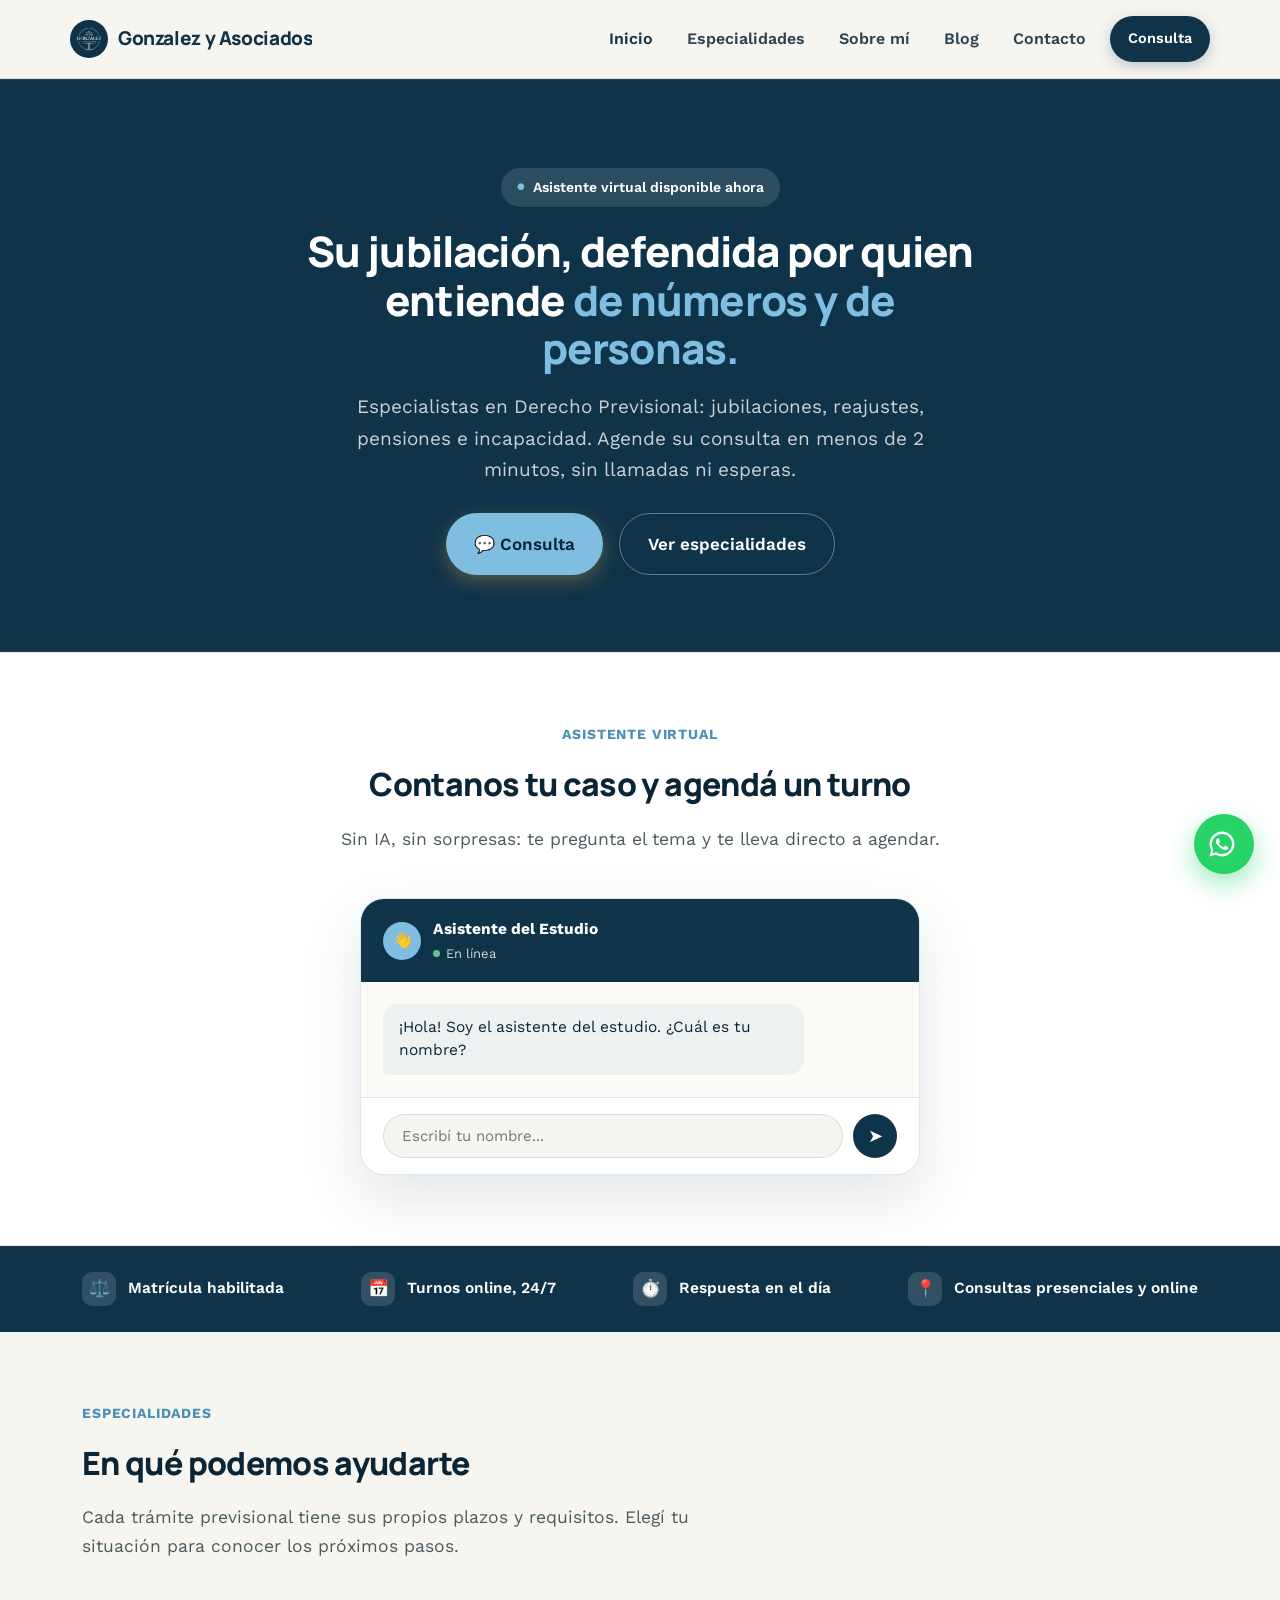
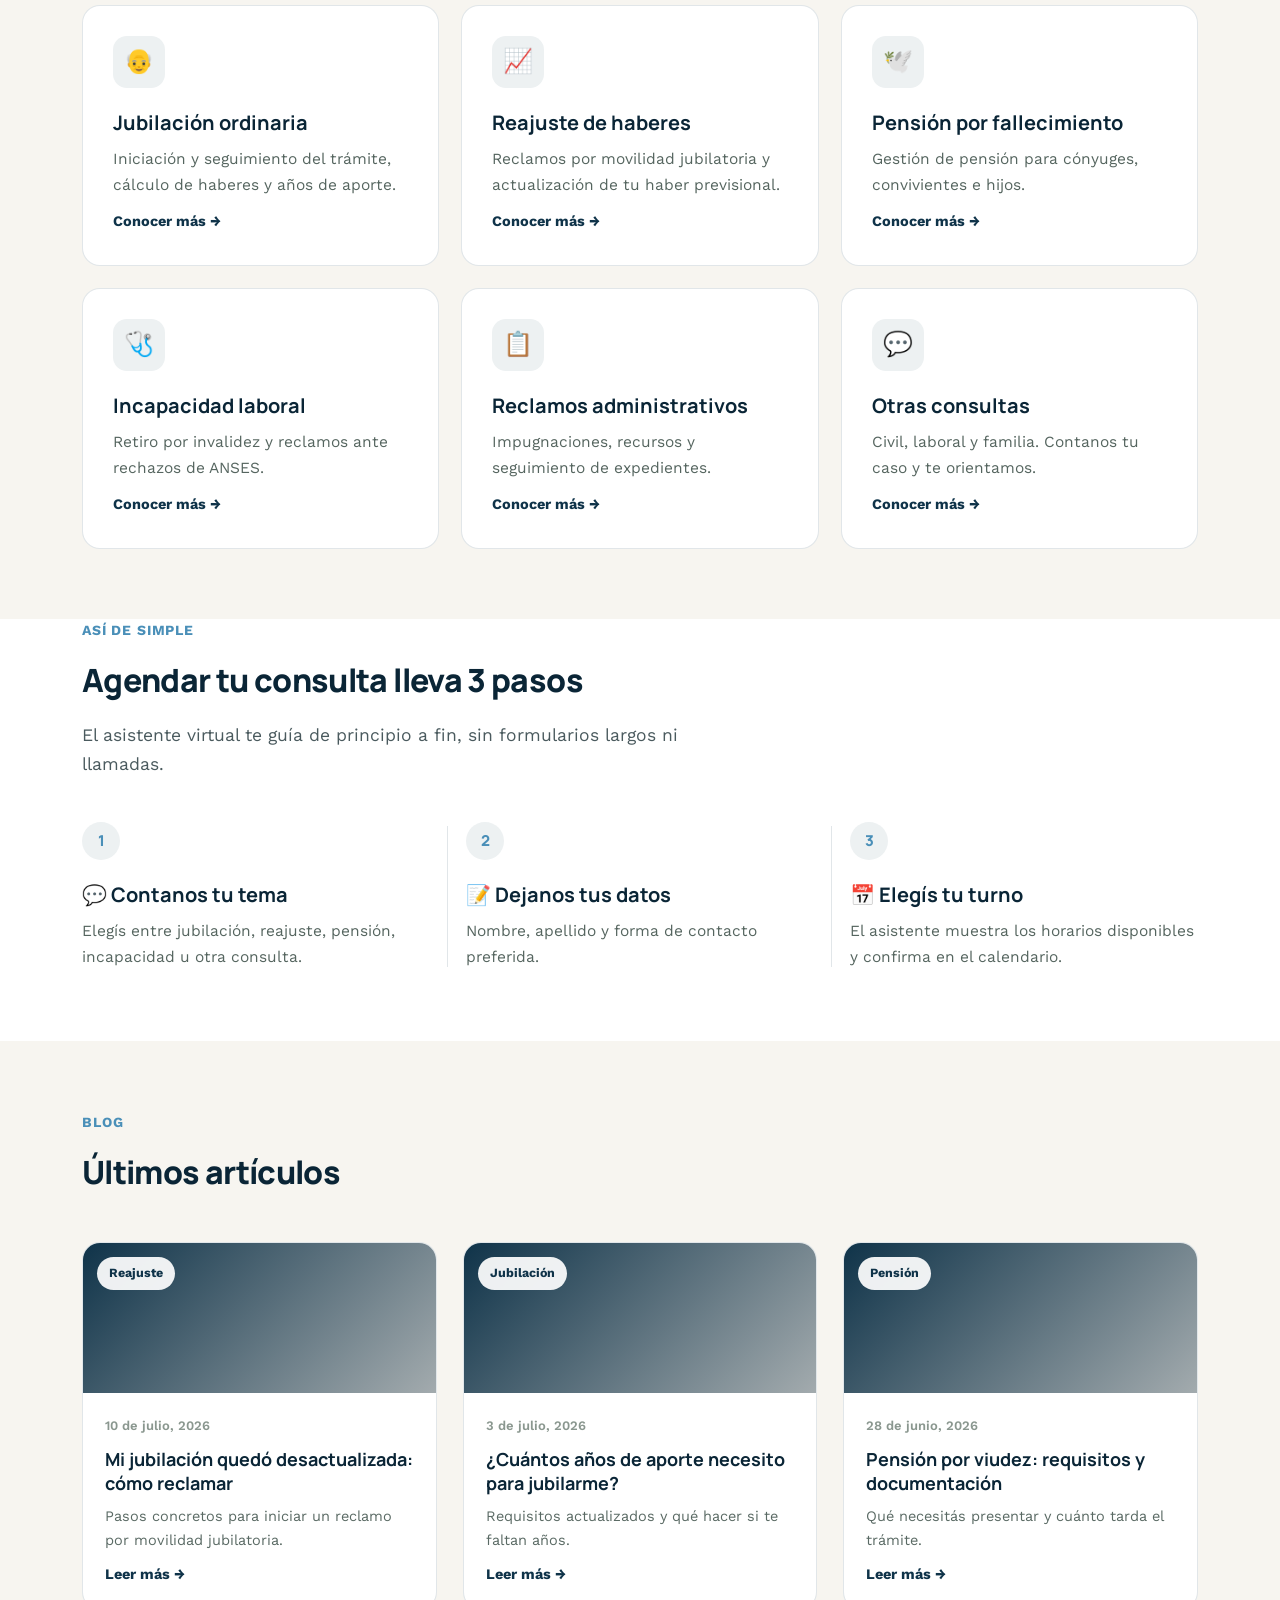
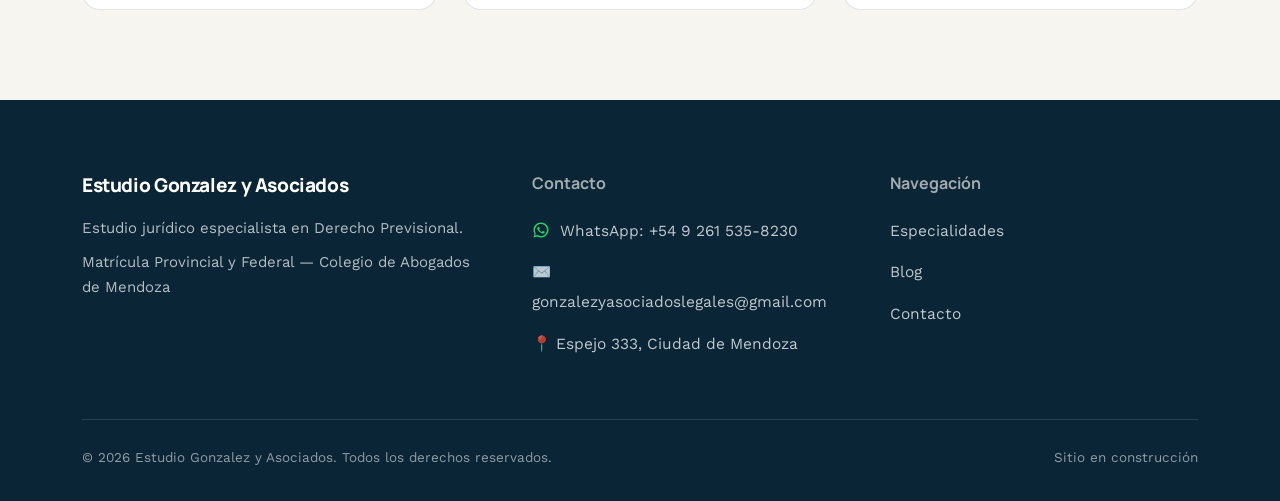
<file: index.html>
<!DOCTYPE html>
<html lang="es">
<head>
<meta charset="UTF-8">
<meta name="viewport" content="width=device-width, initial-scale=1.0">
<title>Estudio Gonzalez y Asociados — Abogados en Derecho Previsional en Mendoza</title>
<meta name="description" content="Estudio jurídico en Mendoza especialista en Derecho Previsional: jubilaciones, reajustes, pensiones e incapacidad. Agendá tu consulta con nuestro asistente virtual.">
<link rel="icon" type="image/png" href="img/logo.png">
<link rel="preconnect" href="https://fonts.googleapis.com">
<link href="https://fonts.googleapis.com/css2?family=Manrope:wght@500;600;700;800&family=Work+Sans:wght@400;500;600&display=swap" rel="stylesheet">
<link rel="stylesheet" href="styles.css">
<style>
  .hero-inner{max-width:760px; margin:0 auto; text-align:center;}
  .hero-inner .btn-row{justify-content:center;}
  h1 span{color:var(--gold); background:none;}
  .assistant-wrap{max-width:560px; margin:0 auto;}
  .chat-card{background:var(--white); border-radius:24px; border:1px solid var(--line); box-shadow:0 24px 60px rgba(15,51,73,0.12); overflow:hidden;}
  .chat-head{background:var(--teal-700); color:var(--white); padding:18px 22px; display:flex; align-items:center; gap:12px;}
  .chat-avatar{width:38px; height:38px; border-radius:50%; background:var(--gold); display:flex; align-items:center; justify-content:center; font-weight:800; color:var(--teal-900); font-size:15px;}
  .chat-head .name{font-weight:700; font-size:15.5px;}
  .chat-head .status{font-size:13px; opacity:0.8; display:flex; align-items:center; gap:6px;}
  .chat-head .status::before{content:""; width:7px; height:7px; border-radius:50%; background:#7FE0A6;}
  .chat-body{padding:22px; display:flex; flex-direction:column; gap:14px; background:#FBFAF7;}
  .bubble{max-width:82%; padding:12px 16px; border-radius:16px; font-size:15.5px; line-height:1.5; opacity:0; transform:translateY(8px); animation:rise .5s ease forwards;}
  .bubble.bot{background:var(--sage-light); color:var(--teal-900); border-bottom-left-radius:4px; align-self:flex-start;}
  .bubble.user{background:var(--teal-700); color:var(--white); border-bottom-right-radius:4px; align-self:flex-end;}
  .bubble:nth-child(1){animation-delay:.1s;} .bubble:nth-child(2){animation-delay:.4s;} .bubble:nth-child(3){animation-delay:.7s;}
  @keyframes rise{to{opacity:1; transform:translateY(0);}}
  .topic-chips{display:flex; flex-wrap:wrap; gap:8px; align-self:flex-start; max-width:88%; opacity:0; animation:rise .5s ease forwards; animation-delay:1.5s;}
  .chip{background:var(--white); border:1.5px solid var(--sage); color:var(--teal-700); padding:8px 14px; border-radius:100px; font-size:14px; font-weight:600; font-family:inherit; cursor:pointer; transition:background .15s ease, transform .1s ease;}
  .chip:hover{background:var(--sage-light); transform:translateY(-1px);}
  .chip.selected{background:var(--gold); border-color:var(--gold); color:var(--teal-900);}
  .chat-foot{padding:16px 22px; border-top:1px solid var(--line); display:flex; gap:10px; background:var(--white);}
  .chat-foot input{flex:1; border:1px solid var(--line); border-radius:100px; padding:12px 18px; font-family:inherit; font-size:15px; background:var(--sand);}
  .chat-foot button{background:var(--teal-700); color:var(--white); border:none; width:44px; height:44px; border-radius:50%; font-size:18px; cursor:pointer;}
  .steps{display:grid; grid-template-columns:repeat(3,1fr); gap:36px;}
  @media (max-width:860px){ .steps{grid-template-columns:1fr; gap:28px;} }
  .step{padding:0; position:relative;}
  .step:not(:last-child)::after{content:""; position:absolute; top:4px; bottom:4px; right:-18px; width:1px; background:var(--line);}
  @media (max-width:860px){ .step:not(:last-child)::after{display:none;} }
  .step-num{font-family:'Manrope'; font-weight:800; font-size:15px; color:var(--gold-dark); background:var(--sage-light); width:38px; height:38px; border-radius:50%; display:flex; align-items:center; justify-content:center; margin-bottom:18px;}
  .step h3{display:flex; align-items:center; gap:8px;}
  .step p{font-size:15.5px; color:#55655f; margin-top:8px;}
  .case-result{background:var(--sage-light); border-left:4px solid var(--sage); padding:20px 24px; border-radius:12px; font-size:15.5px; color:#33454a;}
</style>
</head>
<body>

<header>
  <div class="navbar wrap">
    <a href="index.html" class="brand"><img src="img/logo.png" alt="Logo Estudio Gonzalez y Asociados" class="brand-logo">Gonzalez y Asociados</a>
    <div class="menu-row">
      <nav><ul>
        <li><a href="index.html" aria-current="page">Inicio</a></li>
        <li><a href="areas.html">Especialidades</a></li>
        <li><a href="sobre-mi.html">Sobre mí</a></li>
        <li><a href="blog.html">Blog</a></li>
        <li><a href="contacto.html">Contacto</a></li>
      </ul></nav>
      <a class="nav-cta" href="contacto.html#calendario">Consulta</a>
      <button class="menu-toggle" aria-label="Abrir menú" aria-expanded="false">
        <svg viewBox="0 0 24 24" fill="none" stroke="currentColor" stroke-width="2" stroke-linecap="round"><line x1="3" y1="6" x2="21" y2="6"/><line x1="3" y1="12" x2="21" y2="12"/><line x1="3" y1="18" x2="21" y2="18"/></svg>
      </button>
    </div>
  </div>
</header>

<section class="zone-action" style="padding:88px 0 76px;">
  <div class="wrap hero-inner">
    <span class="eyebrow">Asistente virtual disponible ahora</span>
    <h1>Su jubilación, defendida por quien entiende <span>de números y de personas.</span></h1>
    <p class="lead" style="margin:0 auto;">Especialistas en Derecho Previsional: jubilaciones, reajustes, pensiones e incapacidad. Agende su consulta en menos de 2 minutos, sin llamadas ni esperas.</p>
    <div class="btn-row">
      <a href="contacto.html#calendario" class="btn-primary">💬 Consulta</a>
      <a href="areas.html" class="btn-secondary">Ver especialidades</a>
    </div>
  </div>
</section>

<section class="zone-info-white">
  <div class="wrap">
    <div class="sec-head reveal" style="margin-left:auto; margin-right:auto; text-align:center;">
      <span class="sec-eyebrow">Asistente virtual</span>
      <h2>Contanos tu caso y agendá un turno</h2>
      <p>Sin IA, sin sorpresas: te pregunta el tema y te lleva directo a agendar.</p>
    </div>
    <div class="assistant-wrap reveal">
      <div class="chat-card" id="assistant-card">
        <div class="chat-head">
          <div class="chat-avatar">👋</div>
          <div><div class="name">Asistente del Estudio</div><div class="status">En línea</div></div>
        </div>
        <div class="chat-body" id="assistant-body">
          <div class="bubble bot">¡Hola! Soy el asistente del estudio. ¿Cuál es tu nombre?</div>
        </div>
        <form id="assistant-name-form" class="chat-foot">
          <input type="text" id="assistant-name-input" placeholder="Escribí tu nombre..." autocomplete="off" required>
          <button type="submit" aria-label="Enviar">➤</button>
        </form>
      </div>
    </div>
  </div>
</section>

<script>
(function(){
  const body = document.getElementById('assistant-body');
  const form = document.getElementById('assistant-name-form');
  const input = document.getElementById('assistant-name-input');
  const topics = ["Jubilación ordinaria", "Reajuste de haberes", "Pensión", "Incapacidad", "Otro"];

  function addBubble(text, who){
    const div = document.createElement('div');
    div.className = 'bubble ' + who;
    div.textContent = text;
    body.appendChild(div);
    body.scrollTop = body.scrollHeight;
  }

  form.addEventListener('submit', function(e){
    e.preventDefault();
    const name = input.value.trim();
    if(!name) return;
    addBubble(name, 'user');
    form.remove();

    setTimeout(function(){
      addBubble('Un gusto, ' + name.split(' ')[0] + '. ¿Sobre qué tema necesitás asesoramiento?', 'bot');
      const chips = document.createElement('div');
      chips.className = 'topic-chips';
      chips.style.opacity = '1';
      topics.forEach(function(topic){
        const btn = document.createElement('button');
        btn.type = 'button';
        btn.className = 'chip';
        btn.textContent = topic;
        btn.addEventListener('click', function(){
          addBubble(topic, 'user');
          chips.remove();
          setTimeout(function(){
            addBubble('¡Perfecto! Ya podés elegir el horario que más te convenga.', 'bot');
            const link = document.createElement('a');
            link.href = 'contacto.html?nombre=' + encodeURIComponent(name) + '&tema=' + encodeURIComponent(topic) + '#calendario';
            link.className = 'btn-primary';
            link.style.marginTop = '4px';
            link.style.alignSelf = 'flex-start';
            link.textContent = '📅 Ver turnos disponibles';
            body.appendChild(link);
            body.scrollTop = body.scrollHeight;
          }, 500);
        });
        chips.appendChild(btn);
      });
      body.appendChild(chips);
      body.scrollTop = body.scrollHeight;
    }, 500);
  });
})();
</script>
<div class="trust">
  <div class="wrap" style="display:flex; justify-content:space-between; flex-wrap:wrap; gap:20px;">
    <div class="trust-item"><span class="ic">⚖️</span> Matrícula habilitada</div>
    <div class="trust-item"><span class="ic">📅</span> Turnos online, 24/7</div>
    <div class="trust-item"><span class="ic">⏱️</span> Respuesta en el día</div>
    <div class="trust-item"><span class="ic">📍</span> Consultas presenciales y online</div>
  </div>
</div>

<section>
  <div class="wrap">
    <div class="sec-head reveal">
      <span class="sec-eyebrow">Especialidades</span>
      <h2>En qué podemos ayudarte</h2>
      <p>Cada trámite previsional tiene sus propios plazos y requisitos. Elegí tu situación para conocer los próximos pasos.</p>
    </div>
    <div class="areas-grid">
      <a href="previsional.html#jubilacion" class="area-card reveal"><div class="area-ic">👴</div><h3>Jubilación ordinaria</h3><p>Iniciación y seguimiento del trámite, cálculo de haberes y años de aporte.</p><span class="area-link">Conocer más →</span></a>
      <a href="previsional.html#reajuste" class="area-card reveal"><div class="area-ic">📈</div><h3>Reajuste de haberes</h3><p>Reclamos por movilidad jubilatoria y actualización de tu haber previsional.</p><span class="area-link">Conocer más →</span></a>
      <a href="previsional.html#pension" class="area-card reveal"><div class="area-ic">🕊️</div><h3>Pensión por fallecimiento</h3><p>Gestión de pensión para cónyuges, convivientes e hijos.</p><span class="area-link">Conocer más →</span></a>
      <a href="previsional.html#incapacidad" class="area-card reveal"><div class="area-ic">🩺</div><h3>Incapacidad laboral</h3><p>Retiro por invalidez y reclamos ante rechazos de ANSES.</p><span class="area-link">Conocer más →</span></a>
      <a href="areas.html" class="area-card reveal"><div class="area-ic">📋</div><h3>Reclamos administrativos</h3><p>Impugnaciones, recursos y seguimiento de expedientes.</p><span class="area-link">Conocer más →</span></a>
      <a href="areas.html" class="area-card reveal"><div class="area-ic">💬</div><h3>Otras consultas</h3><p>Civil, laboral y familia. Contanos tu caso y te orientamos.</p><span class="area-link">Conocer más →</span></a>
    </div>
  </div>
</section>

<section style="background:var(--white); padding-top:0;">
  <div class="wrap">
    <div class="sec-head reveal">
      <span class="sec-eyebrow">Así de simple</span>
      <h2>Agendar tu consulta lleva 3 pasos</h2>
      <p>El asistente virtual te guía de principio a fin, sin formularios largos ni llamadas.</p>
    </div>
    <div class="steps">
      <div class="step reveal"><div class="step-num">1</div><h3>💬 Contanos tu tema</h3><p>Elegís entre jubilación, reajuste, pensión, incapacidad u otra consulta.</p></div>
      <div class="step reveal"><div class="step-num">2</div><h3>📝 Dejanos tus datos</h3><p>Nombre, apellido y forma de contacto preferida.</p></div>
      <div class="step reveal"><div class="step-num">3</div><h3>📅 Elegís tu turno</h3><p>El asistente muestra los horarios disponibles y confirma en el calendario.</p></div>
    </div>
  </div>
</section>

<section>
  <div class="wrap">
    <div class="sec-head reveal">
      <span class="sec-eyebrow">Blog</span>
      <h2>Últimos artículos</h2>
    </div>
    <div class="blog-grid">
      <a href="blog-reajuste.html" class="blog-card reveal">
        <div class="blog-img"><span class="blog-tag">Reajuste</span></div>
        <div class="blog-content"><span class="blog-date">10 de julio, 2026</span><h3>Mi jubilación quedó desactualizada: cómo reclamar</h3><p>Pasos concretos para iniciar un reclamo por movilidad jubilatoria.</p><span class="blog-link">Leer más →</span></div>
      </a>
      <a href="blog.html" class="blog-card reveal">
        <div class="blog-img"><span class="blog-tag">Jubilación</span></div>
        <div class="blog-content"><span class="blog-date">3 de julio, 2026</span><h3>¿Cuántos años de aporte necesito para jubilarme?</h3><p>Requisitos actualizados y qué hacer si te faltan años.</p><span class="blog-link">Leer más →</span></div>
      </a>
      <a href="blog.html" class="blog-card reveal">
        <div class="blog-img"><span class="blog-tag">Pensión</span></div>
        <div class="blog-content"><span class="blog-date">28 de junio, 2026</span><h3>Pensión por viudez: requisitos y documentación</h3><p>Qué necesitás presentar y cuánto tarda el trámite.</p><span class="blog-link">Leer más →</span></div>
      </a>
    </div>
  </div>
</section>

<footer id="contacto-footer">
  <div class="wrap">
    <div class="foot-grid">
      <div>
        <div class="brand">Estudio Gonzalez y Asociados</div>
        <p>Estudio jurídico especialista en Derecho Previsional.</p>
        <p>Matrícula Provincial y Federal — Colegio de Abogados de Mendoza</p>
      </div>
      <div><h3>Contacto</h3><ul>
        <li><a href="https://wa.me/5492615358230?text=Hola%2C%20quiero%20hacer%20una%20consulta%20previsional" target="_blank" rel="noopener"><svg class="wa-icon" viewBox="0 0 24 24" fill="currentColor" aria-hidden="true"><path d="M12 2C6.48 2 2 6.48 2 12c0 1.85.5 3.58 1.35 5.07L2 22l5.06-1.33A9.94 9.94 0 0 0 12 22c5.52 0 10-4.48 10-10S17.52 2 12 2zm0 18c-1.6 0-3.1-.43-4.4-1.18l-.32-.19-3.1.81.83-3.02-.2-.31A7.94 7.94 0 0 1 4 12c0-4.41 3.59-8 8-8s8 3.59 8 8-3.59 8-8 8zm4.4-5.9c-.24-.12-1.43-.7-1.65-.78-.22-.08-.38-.12-.54.12-.16.24-.62.78-.76.94-.14.16-.28.18-.52.06-.24-.12-1.02-.38-1.94-1.2-.72-.64-1.2-1.43-1.34-1.67-.14-.24-.02-.37.11-.49.11-.11.24-.28.36-.42.12-.14.16-.24.24-.4.08-.16.04-.3-.02-.42-.06-.12-.54-1.3-.74-1.78-.19-.47-.39-.4-.54-.41h-.46c-.16 0-.42.06-.64.3-.22.24-.84.82-.84 2s.86 2.32.98 2.48c.12.16 1.7 2.59 4.12 3.63.58.25 1.03.4 1.38.51.58.18 1.11.16 1.53.1.47-.07 1.43-.58 1.63-1.15.2-.56.2-1.04.14-1.15-.06-.1-.22-.16-.46-.28z"/></svg> WhatsApp: +54 9 261 535-8230</a></li>
        <li><a href="mailto:gonzalezyasociadoslegales@gmail.com">✉️ gonzalezyasociadoslegales@gmail.com</a></li>
        <li><a href="https://www.google.com/maps/search/?api=1&query=Espejo+333+Ciudad+de+Mendoza" target="_blank" rel="noopener">📍 Espejo 333, Ciudad de Mendoza</a></li>
      </ul></div>
      <div><h3>Navegación</h3><ul>
        <li><a href="areas.html">Especialidades</a></li>
        <li><a href="blog.html">Blog</a></li>
        <li><a href="contacto.html">Contacto</a></li>
      </ul></div>
    </div>
    <div class="foot-bottom"><span>© 2026 Estudio Gonzalez y Asociados. Todos los derechos reservados.</span><span>Sitio en construcción</span></div>
  </div>
</footer>

<a href="https://wa.me/5492615358230?text=Hola%2C%20quiero%20hacer%20una%20consulta%20previsional" target="_blank" rel="noopener" class="wa-float" aria-label="Contactar por WhatsApp"><svg class="wa-icon" viewBox="0 0 24 24" fill="currentColor" aria-hidden="true"><path d="M12 2C6.48 2 2 6.48 2 12c0 1.85.5 3.58 1.35 5.07L2 22l5.06-1.33A9.94 9.94 0 0 0 12 22c5.52 0 10-4.48 10-10S17.52 2 12 2zm0 18c-1.6 0-3.1-.43-4.4-1.18l-.32-.19-3.1.81.83-3.02-.2-.31A7.94 7.94 0 0 1 4 12c0-4.41 3.59-8 8-8s8 3.59 8 8-3.59 8-8 8zm4.4-5.9c-.24-.12-1.43-.7-1.65-.78-.22-.08-.38-.12-.54.12-.16.24-.62.78-.76.94-.14.16-.28.18-.52.06-.24-.12-1.02-.38-1.94-1.2-.72-.64-1.2-1.43-1.34-1.67-.14-.24-.02-.37.11-.49.11-.11.24-.28.36-.42.12-.14.16-.24.24-.4.08-.16.04-.3-.02-.42-.06-.12-.54-1.3-.74-1.78-.19-.47-.39-.4-.54-.41h-.46c-.16 0-.42.06-.64.3-.22.24-.84.82-.84 2s.86 2.32.98 2.48c.12.16 1.7 2.59 4.12 3.63.58.25 1.03.4 1.38.51.58.18 1.11.16 1.53.1.47-.07 1.43-.58 1.63-1.15.2-.56.2-1.04.14-1.15-.06-.1-.22-.16-.46-.28z"/></svg></a>

<script src="script.js"></script>
</body>
</html>
</file>
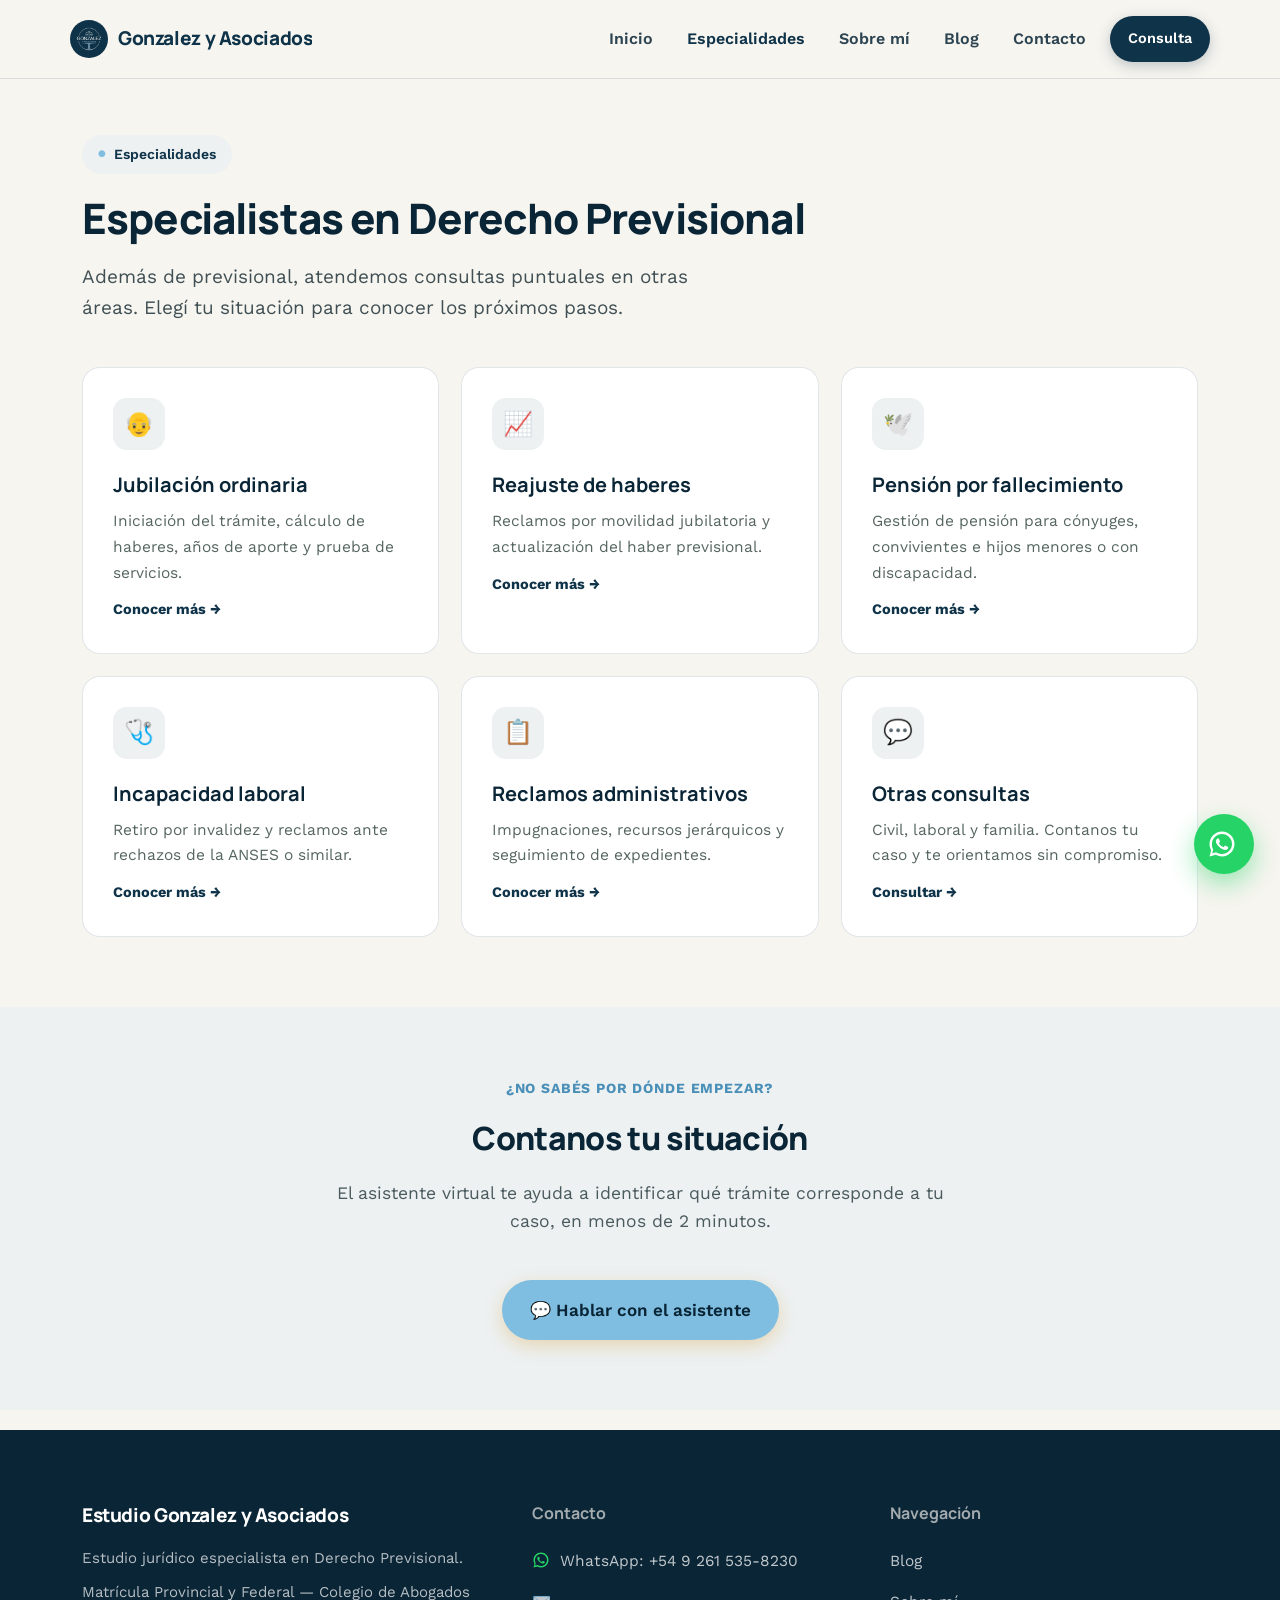
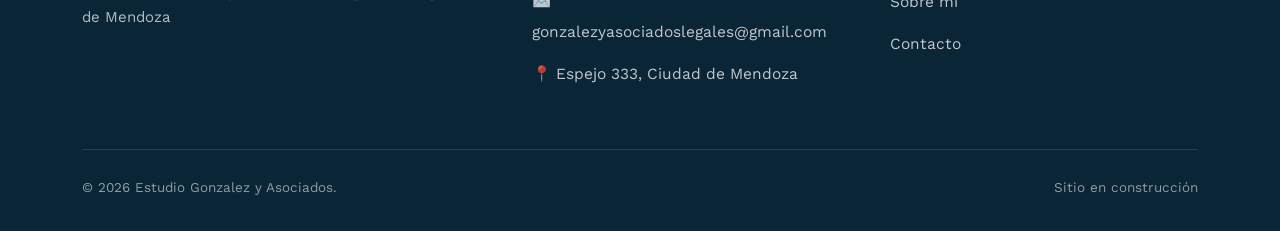
<file: areas.html>
<!DOCTYPE html>
<html lang="es">
<head>
<meta charset="UTF-8">
<meta name="viewport" content="width=device-width, initial-scale=1.0">
<title>Especialidades — Estudio Gonzalez y Asociados | Mendoza</title>
<meta name="description" content="Jubilación ordinaria, reajuste de haberes, pensión por fallecimiento, incapacidad laboral y reclamos administrativos.">
<link rel="icon" type="image/png" href="img/logo.png">
<link rel="preconnect" href="https://fonts.googleapis.com">
<link href="https://fonts.googleapis.com/css2?family=Manrope:wght@500;600;700;800&family=Work+Sans:wght@400;500;600&display=swap" rel="stylesheet">
<link rel="stylesheet" href="styles.css">
</head>
<body>
<header>
  <div class="navbar wrap">
    <a href="index.html" class="brand"><img src="img/logo.png" alt="Logo Estudio Gonzalez y Asociados" class="brand-logo">Gonzalez y Asociados</a>
    <div class="menu-row">
      <nav><ul>
        <li><a href="index.html">Inicio</a></li>
        <li><a href="areas.html" aria-current="page">Especialidades</a></li>
        <li><a href="sobre-mi.html">Sobre mí</a></li>
        <li><a href="blog.html">Blog</a></li>
        <li><a href="contacto.html">Contacto</a></li>
      </ul></nav>
      <a class="nav-cta" href="contacto.html#calendario">Consulta</a>
      <button class="menu-toggle" aria-label="Abrir menú" aria-expanded="false">
        <svg viewBox="0 0 24 24" fill="none" stroke="currentColor" stroke-width="2" stroke-linecap="round"><line x1="3" y1="6" x2="21" y2="6"/><line x1="3" y1="12" x2="21" y2="12"/><line x1="3" y1="18" x2="21" y2="18"/></svg>
      </button>
    </div>
  </div>
</header>

<section class="page-hero">
  <div class="wrap">
    <span class="eyebrow">Especialidades</span>
    <h1>Especialistas en Derecho Previsional</h1>
    <p class="lead">Además de previsional, atendemos consultas puntuales en otras áreas. Elegí tu situación para conocer los próximos pasos.</p>
  </div>
</section>

<section style="padding-top:0;">
  <div class="wrap">
    <div class="areas-grid">
      <a href="previsional.html#jubilacion" class="area-card reveal"><div class="area-ic">👴</div><h3>Jubilación ordinaria</h3><p>Iniciación del trámite, cálculo de haberes, años de aporte y prueba de servicios.</p><span class="area-link">Conocer más →</span></a>
      <a href="previsional.html#reajuste" class="area-card reveal"><div class="area-ic">📈</div><h3>Reajuste de haberes</h3><p>Reclamos por movilidad jubilatoria y actualización del haber previsional.</p><span class="area-link">Conocer más →</span></a>
      <a href="previsional.html#pension" class="area-card reveal"><div class="area-ic">🕊️</div><h3>Pensión por fallecimiento</h3><p>Gestión de pensión para cónyuges, convivientes e hijos menores o con discapacidad.</p><span class="area-link">Conocer más →</span></a>
      <a href="previsional.html#incapacidad" class="area-card reveal"><div class="area-ic">🩺</div><h3>Incapacidad laboral</h3><p>Retiro por invalidez y reclamos ante rechazos de la ANSES o similar.</p><span class="area-link">Conocer más →</span></a>
      <a href="previsional.html#reclamos" class="area-card reveal"><div class="area-ic">📋</div><h3>Reclamos administrativos</h3><p>Impugnaciones, recursos jerárquicos y seguimiento de expedientes.</p><span class="area-link">Conocer más →</span></a>
      <a href="contacto.html" class="area-card reveal"><div class="area-ic">💬</div><h3>Otras consultas</h3><p>Civil, laboral y familia. Contanos tu caso y te orientamos sin compromiso.</p><span class="area-link">Consultar →</span></a>
    </div>
  </div>
</section>

<section class="faq">
  <div class="wrap">
    <div class="sec-head reveal" style="margin-left:auto; margin-right:auto; text-align:center;">
      <span class="sec-eyebrow">¿No sabés por dónde empezar?</span>
      <h2>Contanos tu situación</h2>
      <p>El asistente virtual te ayuda a identificar qué trámite corresponde a tu caso, en menos de 2 minutos.</p>
    </div>
    <div style="text-align:center;"><a href="contacto.html" class="btn-primary">💬 Hablar con el asistente</a></div>
  </div>
</section>

<footer>
  <div class="wrap">
    <div class="foot-grid">
      <div><div class="brand">Estudio Gonzalez y Asociados</div><p>Estudio jurídico especialista en Derecho Previsional.</p><p>Matrícula Provincial y Federal — Colegio de Abogados de Mendoza</p></div>
      <div><h3>Contacto</h3><ul><li><a href="https://wa.me/5492615358230?text=Hola%2C%20quiero%20hacer%20una%20consulta%20previsional" target="_blank" rel="noopener"><svg class="wa-icon" viewBox="0 0 24 24" fill="currentColor" aria-hidden="true"><path d="M12 2C6.48 2 2 6.48 2 12c0 1.85.5 3.58 1.35 5.07L2 22l5.06-1.33A9.94 9.94 0 0 0 12 22c5.52 0 10-4.48 10-10S17.52 2 12 2zm0 18c-1.6 0-3.1-.43-4.4-1.18l-.32-.19-3.1.81.83-3.02-.2-.31A7.94 7.94 0 0 1 4 12c0-4.41 3.59-8 8-8s8 3.59 8 8-3.59 8-8 8zm4.4-5.9c-.24-.12-1.43-.7-1.65-.78-.22-.08-.38-.12-.54.12-.16.24-.62.78-.76.94-.14.16-.28.18-.52.06-.24-.12-1.02-.38-1.94-1.2-.72-.64-1.2-1.43-1.34-1.67-.14-.24-.02-.37.11-.49.11-.11.24-.28.36-.42.12-.14.16-.24.24-.4.08-.16.04-.3-.02-.42-.06-.12-.54-1.3-.74-1.78-.19-.47-.39-.4-.54-.41h-.46c-.16 0-.42.06-.64.3-.22.24-.84.82-.84 2s.86 2.32.98 2.48c.12.16 1.7 2.59 4.12 3.63.58.25 1.03.4 1.38.51.58.18 1.11.16 1.53.1.47-.07 1.43-.58 1.63-1.15.2-.56.2-1.04.14-1.15-.06-.1-.22-.16-.46-.28z"/></svg> WhatsApp: +54 9 261 535-8230</a></li><li><a href="mailto:gonzalezyasociadoslegales@gmail.com">✉️ gonzalezyasociadoslegales@gmail.com</a></li><li><a href="https://www.google.com/maps/search/?api=1&query=Espejo+333+Ciudad+de+Mendoza" target="_blank" rel="noopener">📍 Espejo 333, Ciudad de Mendoza</a></li></ul></div>
      <div><h3>Navegación</h3><ul><li><a href="blog.html">Blog</a></li><li><a href="sobre-mi.html">Sobre mí</a></li><li><a href="contacto.html">Contacto</a></li></ul></div>
    </div>
    <div class="foot-bottom"><span>© 2026 Estudio Gonzalez y Asociados.</span><span>Sitio en construcción</span></div>
  </div>
</footer>
<a href="https://wa.me/5492615358230?text=Hola%2C%20quiero%20hacer%20una%20consulta%20previsional" target="_blank" rel="noopener" class="wa-float" aria-label="Contactar por WhatsApp"><svg class="wa-icon" viewBox="0 0 24 24" fill="currentColor" aria-hidden="true"><path d="M12 2C6.48 2 2 6.48 2 12c0 1.85.5 3.58 1.35 5.07L2 22l5.06-1.33A9.94 9.94 0 0 0 12 22c5.52 0 10-4.48 10-10S17.52 2 12 2zm0 18c-1.6 0-3.1-.43-4.4-1.18l-.32-.19-3.1.81.83-3.02-.2-.31A7.94 7.94 0 0 1 4 12c0-4.41 3.59-8 8-8s8 3.59 8 8-3.59 8-8 8zm4.4-5.9c-.24-.12-1.43-.7-1.65-.78-.22-.08-.38-.12-.54.12-.16.24-.62.78-.76.94-.14.16-.28.18-.52.06-.24-.12-1.02-.38-1.94-1.2-.72-.64-1.2-1.43-1.34-1.67-.14-.24-.02-.37.11-.49.11-.11.24-.28.36-.42.12-.14.16-.24.24-.4.08-.16.04-.3-.02-.42-.06-.12-.54-1.3-.74-1.78-.19-.47-.39-.4-.54-.41h-.46c-.16 0-.42.06-.64.3-.22.24-.84.82-.84 2s.86 2.32.98 2.48c.12.16 1.7 2.59 4.12 3.63.58.25 1.03.4 1.38.51.58.18 1.11.16 1.53.1.47-.07 1.43-.58 1.63-1.15.2-.56.2-1.04.14-1.15-.06-.1-.22-.16-.46-.28z"/></svg></a>
<script src="script.js"></script>
</body>
</html>
</file>
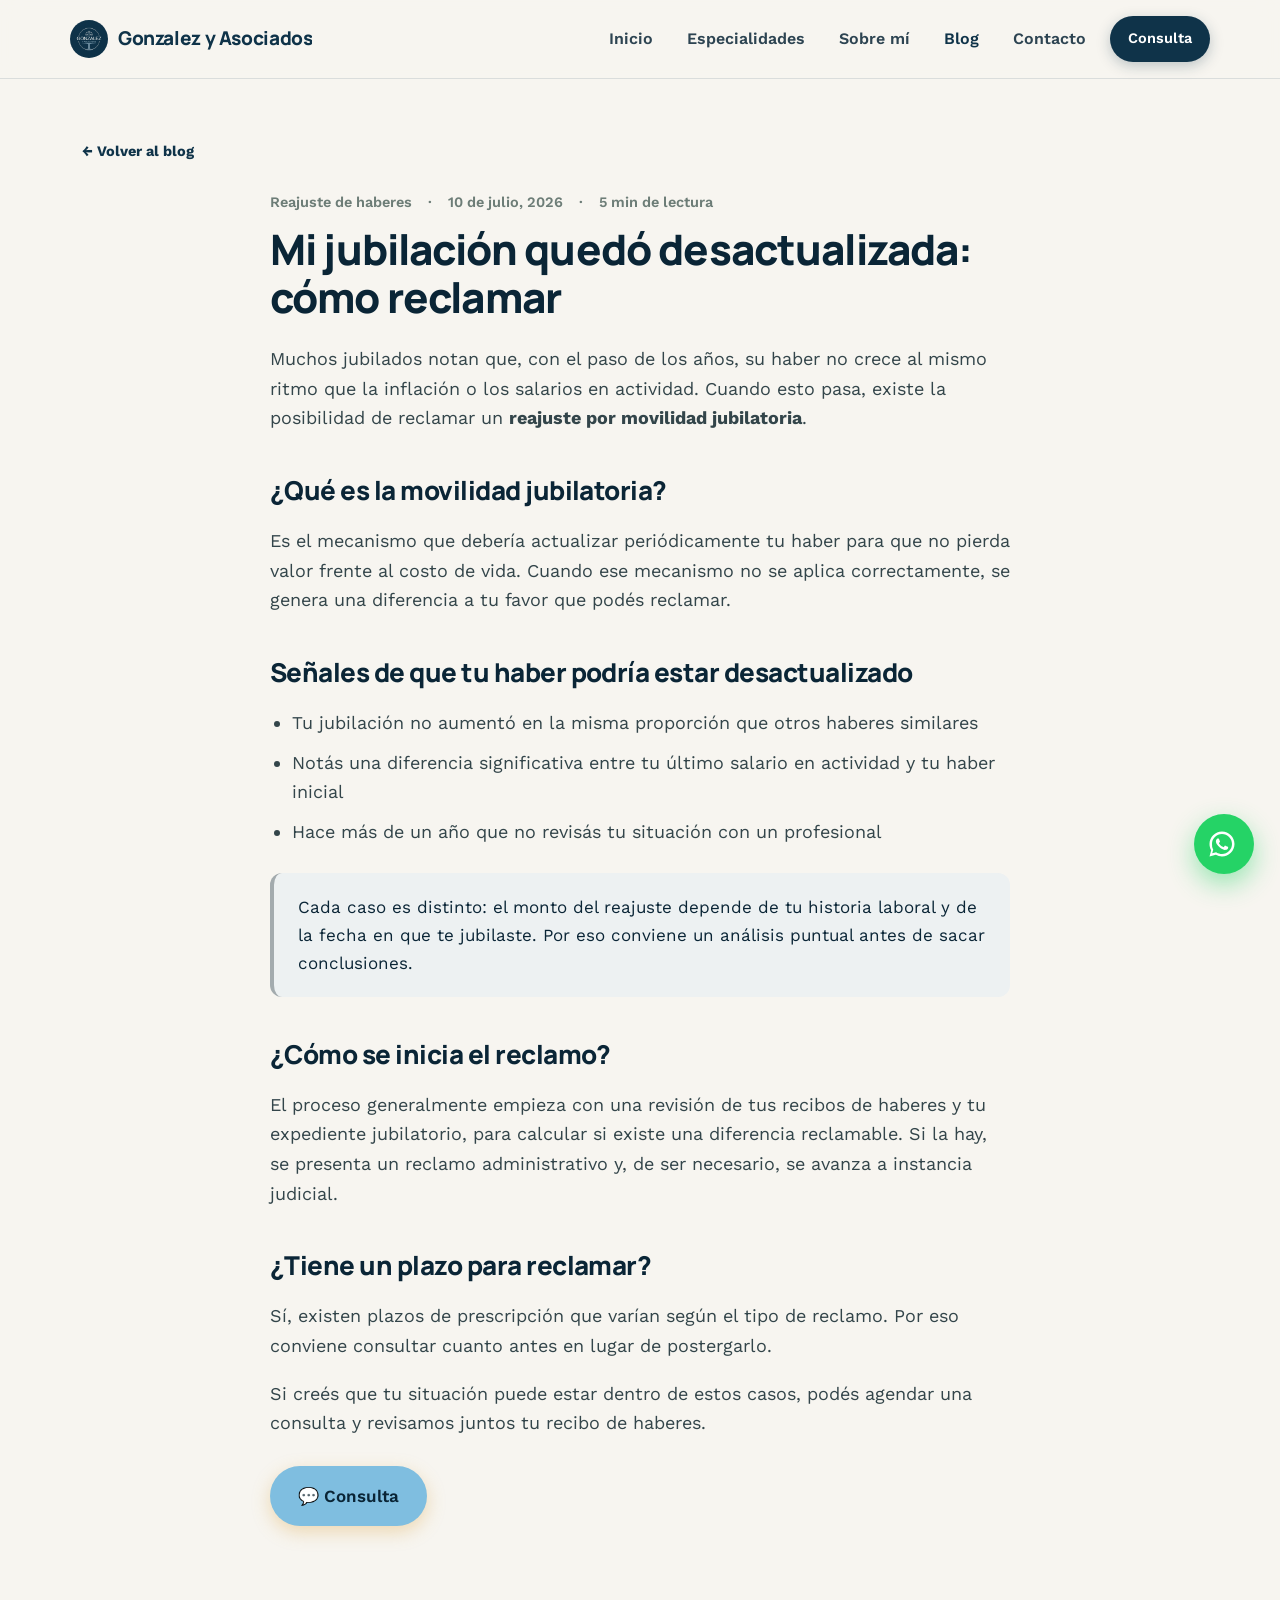
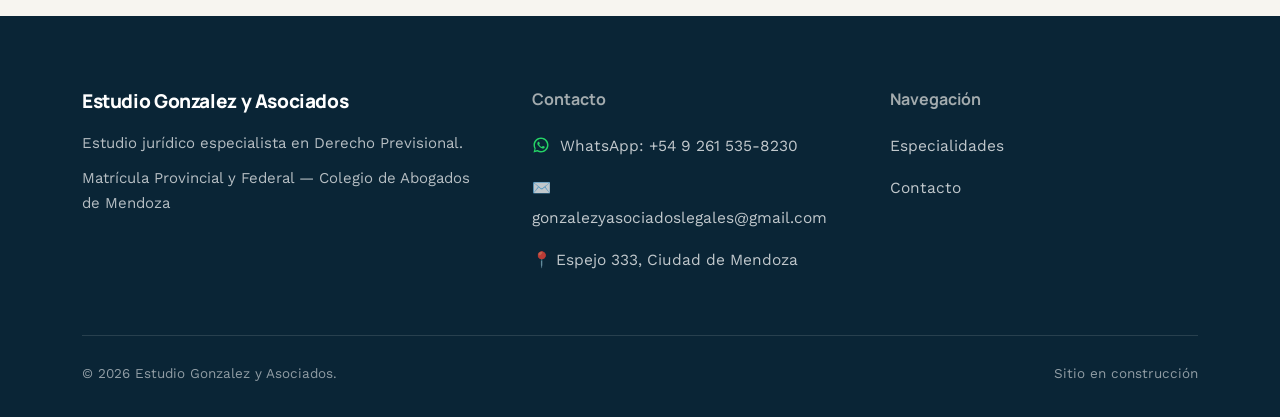
<file: blog-reajuste.html>
<!DOCTYPE html>
<html lang="es">
<head>
<meta charset="UTF-8">
<meta name="viewport" content="width=device-width, initial-scale=1.0">
<title>Mi jubilación quedó desactualizada: cómo reclamar — Estudio Gonzalez y Asociados</title>
<link rel="icon" type="image/png" href="img/logo.png">
<link rel="preconnect" href="https://fonts.googleapis.com">
<link href="https://fonts.googleapis.com/css2?family=Manrope:wght@500;600;700;800&family=Work+Sans:wght@400;500;600&display=swap" rel="stylesheet">
<link rel="stylesheet" href="styles.css">
</head>
<body>
<header>
  <div class="navbar wrap">
    <a href="index.html" class="brand"><img src="img/logo.png" alt="Logo Estudio Gonzalez y Asociados" class="brand-logo">Gonzalez y Asociados</a>
    <div class="menu-row">
      <nav><ul>
        <li><a href="index.html">Inicio</a></li>
        <li><a href="areas.html">Especialidades</a></li>
        <li><a href="sobre-mi.html">Sobre mí</a></li>
        <li><a href="blog.html" aria-current="page">Blog</a></li>
        <li><a href="contacto.html">Contacto</a></li>
      </ul></nav>
      <a class="nav-cta" href="contacto.html#calendario">Consulta</a>
      <button class="menu-toggle" aria-label="Abrir menú" aria-expanded="false">
        <svg viewBox="0 0 24 24" fill="none" stroke="currentColor" stroke-width="2" stroke-linecap="round"><line x1="3" y1="6" x2="21" y2="6"/><line x1="3" y1="12" x2="21" y2="12"/><line x1="3" y1="18" x2="21" y2="18"/></svg>
      </button>
    </div>
  </div>
</header>

<section class="page-hero" style="padding-bottom:10px;">
  <div class="wrap">
    <a href="blog.html" style="font-size:14.5px; font-weight:700; color:var(--teal-700); text-decoration:none;">← Volver al blog</a>
  </div>
</section>

<section style="padding-top:16px;">
  <div class="wrap">
    <article class="post">
      <div class="post-meta"><span>Reajuste de haberes</span><span>·</span><span>10 de julio, 2026</span><span>·</span><span>5 min de lectura</span></div>
      <h1 style="margin-bottom:22px;">Mi jubilación quedó desactualizada: cómo reclamar</h1>

      <p>Muchos jubilados notan que, con el paso de los años, su haber no crece al mismo ritmo que la inflación o los salarios en actividad. Cuando esto pasa, existe la posibilidad de reclamar un <strong>reajuste por movilidad jubilatoria</strong>.</p>

      <h2>¿Qué es la movilidad jubilatoria?</h2>
      <p>Es el mecanismo que debería actualizar periódicamente tu haber para que no pierda valor frente al costo de vida. Cuando ese mecanismo no se aplica correctamente, se genera una diferencia a tu favor que podés reclamar.</p>

      <h2>Señales de que tu haber podría estar desactualizado</h2>
      <ul>
        <li>Tu jubilación no aumentó en la misma proporción que otros haberes similares</li>
        <li>Notás una diferencia significativa entre tu último salario en actividad y tu haber inicial</li>
        <li>Hace más de un año que no revisás tu situación con un profesional</li>
      </ul>

      <div class="post-callout">Cada caso es distinto: el monto del reajuste depende de tu historia laboral y de la fecha en que te jubilaste. Por eso conviene un análisis puntual antes de sacar conclusiones.</div>

      <h2>¿Cómo se inicia el reclamo?</h2>
      <p>El proceso generalmente empieza con una revisión de tus recibos de haberes y tu expediente jubilatorio, para calcular si existe una diferencia reclamable. Si la hay, se presenta un reclamo administrativo y, de ser necesario, se avanza a instancia judicial.</p>

      <h2>¿Tiene un plazo para reclamar?</h2>
      <p>Sí, existen plazos de prescripción que varían según el tipo de reclamo. Por eso conviene consultar cuanto antes en lugar de postergarlo.</p>

      <p>Si creés que tu situación puede estar dentro de estos casos, podés agendar una consulta y revisamos juntos tu recibo de haberes.</p>

      <div class="btn-row"><a href="contacto.html#calendario" class="btn-primary">💬 Consulta</a></div>
    </article>
  </div>
</section>

<footer>
  <div class="wrap">
    <div class="foot-grid">
      <div><div class="brand">Estudio Gonzalez y Asociados</div><p>Estudio jurídico especialista en Derecho Previsional.</p><p>Matrícula Provincial y Federal — Colegio de Abogados de Mendoza</p></div>
      <div><h3>Contacto</h3><ul><li><a href="https://wa.me/5492615358230?text=Hola%2C%20quiero%20hacer%20una%20consulta%20previsional" target="_blank" rel="noopener"><svg class="wa-icon" viewBox="0 0 24 24" fill="currentColor" aria-hidden="true"><path d="M12 2C6.48 2 2 6.48 2 12c0 1.85.5 3.58 1.35 5.07L2 22l5.06-1.33A9.94 9.94 0 0 0 12 22c5.52 0 10-4.48 10-10S17.52 2 12 2zm0 18c-1.6 0-3.1-.43-4.4-1.18l-.32-.19-3.1.81.83-3.02-.2-.31A7.94 7.94 0 0 1 4 12c0-4.41 3.59-8 8-8s8 3.59 8 8-3.59 8-8 8zm4.4-5.9c-.24-.12-1.43-.7-1.65-.78-.22-.08-.38-.12-.54.12-.16.24-.62.78-.76.94-.14.16-.28.18-.52.06-.24-.12-1.02-.38-1.94-1.2-.72-.64-1.2-1.43-1.34-1.67-.14-.24-.02-.37.11-.49.11-.11.24-.28.36-.42.12-.14.16-.24.24-.4.08-.16.04-.3-.02-.42-.06-.12-.54-1.3-.74-1.78-.19-.47-.39-.4-.54-.41h-.46c-.16 0-.42.06-.64.3-.22.24-.84.82-.84 2s.86 2.32.98 2.48c.12.16 1.7 2.59 4.12 3.63.58.25 1.03.4 1.38.51.58.18 1.11.16 1.53.1.47-.07 1.43-.58 1.63-1.15.2-.56.2-1.04.14-1.15-.06-.1-.22-.16-.46-.28z"/></svg> WhatsApp: +54 9 261 535-8230</a></li><li><a href="mailto:gonzalezyasociadoslegales@gmail.com">✉️ gonzalezyasociadoslegales@gmail.com</a></li>
        <li><a href="https://www.google.com/maps/search/?api=1&query=Espejo+333+Ciudad+de+Mendoza" target="_blank" rel="noopener">📍 Espejo 333, Ciudad de Mendoza</a></li></ul></div>
      <div><h3>Navegación</h3><ul><li><a href="areas.html">Especialidades</a></li><li><a href="contacto.html">Contacto</a></li></ul></div>
    </div>
    <div class="foot-bottom"><span>© 2026 Estudio Gonzalez y Asociados.</span><span>Sitio en construcción</span></div>
  </div>
</footer>
<a href="https://wa.me/5492615358230?text=Hola%2C%20quiero%20hacer%20una%20consulta%20previsional" target="_blank" rel="noopener" class="wa-float" aria-label="Contactar por WhatsApp"><svg class="wa-icon" viewBox="0 0 24 24" fill="currentColor" aria-hidden="true"><path d="M12 2C6.48 2 2 6.48 2 12c0 1.85.5 3.58 1.35 5.07L2 22l5.06-1.33A9.94 9.94 0 0 0 12 22c5.52 0 10-4.48 10-10S17.52 2 12 2zm0 18c-1.6 0-3.1-.43-4.4-1.18l-.32-.19-3.1.81.83-3.02-.2-.31A7.94 7.94 0 0 1 4 12c0-4.41 3.59-8 8-8s8 3.59 8 8-3.59 8-8 8zm4.4-5.9c-.24-.12-1.43-.7-1.65-.78-.22-.08-.38-.12-.54.12-.16.24-.62.78-.76.94-.14.16-.28.18-.52.06-.24-.12-1.02-.38-1.94-1.2-.72-.64-1.2-1.43-1.34-1.67-.14-.24-.02-.37.11-.49.11-.11.24-.28.36-.42.12-.14.16-.24.24-.4.08-.16.04-.3-.02-.42-.06-.12-.54-1.3-.74-1.78-.19-.47-.39-.4-.54-.41h-.46c-.16 0-.42.06-.64.3-.22.24-.84.82-.84 2s.86 2.32.98 2.48c.12.16 1.7 2.59 4.12 3.63.58.25 1.03.4 1.38.51.58.18 1.11.16 1.53.1.47-.07 1.43-.58 1.63-1.15.2-.56.2-1.04.14-1.15-.06-.1-.22-.16-.46-.28z"/></svg></a>
<script src="script.js"></script>
</body>
</html>
</file>
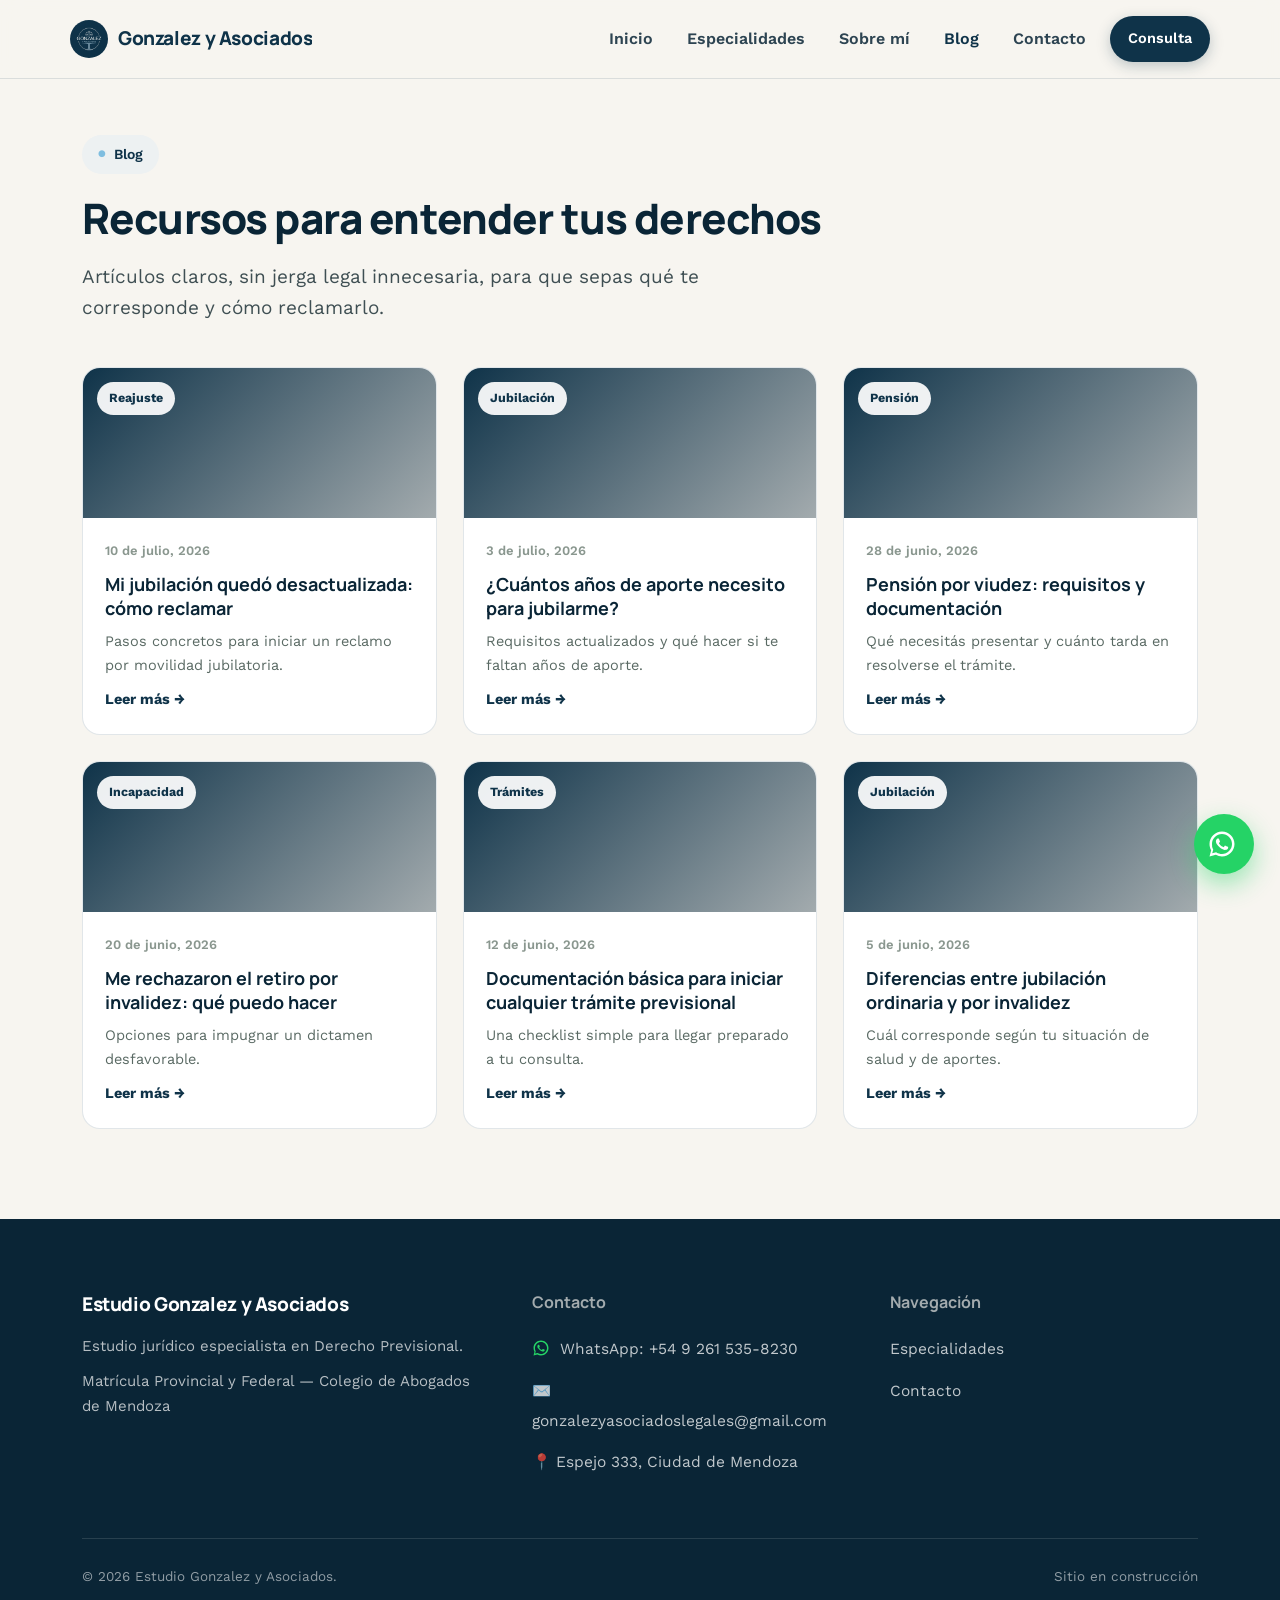
<file: blog.html>
<!DOCTYPE html>
<html lang="es">
<head>
<meta charset="UTF-8">
<meta name="viewport" content="width=device-width, initial-scale=1.0">
<title>Blog de Derecho Previsional — Estudio Gonzalez y Asociados</title>
<meta name="description" content="Artículos sobre jubilación, reajuste de haberes, pensiones e incapacidad, explicados en lenguaje simple.">
<link rel="icon" type="image/png" href="img/logo.png">
<link rel="preconnect" href="https://fonts.googleapis.com">
<link href="https://fonts.googleapis.com/css2?family=Manrope:wght@500;600;700;800&family=Work+Sans:wght@400;500;600&display=swap" rel="stylesheet">
<link rel="stylesheet" href="styles.css">
</head>
<body>
<header>
  <div class="navbar wrap">
    <a href="index.html" class="brand"><img src="img/logo.png" alt="Logo Estudio Gonzalez y Asociados" class="brand-logo">Gonzalez y Asociados</a>
    <div class="menu-row">
      <nav><ul>
        <li><a href="index.html">Inicio</a></li>
        <li><a href="areas.html">Especialidades</a></li>
        <li><a href="sobre-mi.html">Sobre mí</a></li>
        <li><a href="blog.html" aria-current="page">Blog</a></li>
        <li><a href="contacto.html">Contacto</a></li>
      </ul></nav>
      <a class="nav-cta" href="contacto.html#calendario">Consulta</a>
      <button class="menu-toggle" aria-label="Abrir menú" aria-expanded="false">
        <svg viewBox="0 0 24 24" fill="none" stroke="currentColor" stroke-width="2" stroke-linecap="round"><line x1="3" y1="6" x2="21" y2="6"/><line x1="3" y1="12" x2="21" y2="12"/><line x1="3" y1="18" x2="21" y2="18"/></svg>
      </button>
    </div>
  </div>
</header>

<section class="page-hero">
  <div class="wrap">
    <span class="eyebrow">Blog</span>
    <h1>Recursos para entender tus derechos</h1>
    <p class="lead">Artículos claros, sin jerga legal innecesaria, para que sepas qué te corresponde y cómo reclamarlo.</p>
  </div>
</section>

<section style="padding-top:0;">
  <div class="wrap">
    <div class="blog-grid">
      <a href="blog-reajuste.html" class="blog-card reveal">
        <div class="blog-img"><span class="blog-tag">Reajuste</span></div>
        <div class="blog-content"><span class="blog-date">10 de julio, 2026</span><h3>Mi jubilación quedó desactualizada: cómo reclamar</h3><p>Pasos concretos para iniciar un reclamo por movilidad jubilatoria.</p><span class="blog-link">Leer más →</span></div>
      </a>
      <a href="#" class="blog-card reveal">
        <div class="blog-img"><span class="blog-tag">Jubilación</span></div>
        <div class="blog-content"><span class="blog-date">3 de julio, 2026</span><h3>¿Cuántos años de aporte necesito para jubilarme?</h3><p>Requisitos actualizados y qué hacer si te faltan años de aporte.</p><span class="blog-link">Leer más →</span></div>
      </a>
      <a href="#" class="blog-card reveal">
        <div class="blog-img"><span class="blog-tag">Pensión</span></div>
        <div class="blog-content"><span class="blog-date">28 de junio, 2026</span><h3>Pensión por viudez: requisitos y documentación</h3><p>Qué necesitás presentar y cuánto tarda en resolverse el trámite.</p><span class="blog-link">Leer más →</span></div>
      </a>
      <a href="#" class="blog-card reveal">
        <div class="blog-img"><span class="blog-tag">Incapacidad</span></div>
        <div class="blog-content"><span class="blog-date">20 de junio, 2026</span><h3>Me rechazaron el retiro por invalidez: qué puedo hacer</h3><p>Opciones para impugnar un dictamen desfavorable.</p><span class="blog-link">Leer más →</span></div>
      </a>
      <a href="#" class="blog-card reveal">
        <div class="blog-img"><span class="blog-tag">Trámites</span></div>
        <div class="blog-content"><span class="blog-date">12 de junio, 2026</span><h3>Documentación básica para iniciar cualquier trámite previsional</h3><p>Una checklist simple para llegar preparado a tu consulta.</p><span class="blog-link">Leer más →</span></div>
      </a>
      <a href="#" class="blog-card reveal">
        <div class="blog-img"><span class="blog-tag">Jubilación</span></div>
        <div class="blog-content"><span class="blog-date">5 de junio, 2026</span><h3>Diferencias entre jubilación ordinaria y por invalidez</h3><p>Cuál corresponde según tu situación de salud y de aportes.</p><span class="blog-link">Leer más →</span></div>
      </a>
    </div>
  </div>
</section>

<footer>
  <div class="wrap">
    <div class="foot-grid">
      <div><div class="brand">Estudio Gonzalez y Asociados</div><p>Estudio jurídico especialista en Derecho Previsional.</p><p>Matrícula Provincial y Federal — Colegio de Abogados de Mendoza</p></div>
      <div><h3>Contacto</h3><ul><li><a href="https://wa.me/5492615358230?text=Hola%2C%20quiero%20hacer%20una%20consulta%20previsional" target="_blank" rel="noopener"><svg class="wa-icon" viewBox="0 0 24 24" fill="currentColor" aria-hidden="true"><path d="M12 2C6.48 2 2 6.48 2 12c0 1.85.5 3.58 1.35 5.07L2 22l5.06-1.33A9.94 9.94 0 0 0 12 22c5.52 0 10-4.48 10-10S17.52 2 12 2zm0 18c-1.6 0-3.1-.43-4.4-1.18l-.32-.19-3.1.81.83-3.02-.2-.31A7.94 7.94 0 0 1 4 12c0-4.41 3.59-8 8-8s8 3.59 8 8-3.59 8-8 8zm4.4-5.9c-.24-.12-1.43-.7-1.65-.78-.22-.08-.38-.12-.54.12-.16.24-.62.78-.76.94-.14.16-.28.18-.52.06-.24-.12-1.02-.38-1.94-1.2-.72-.64-1.2-1.43-1.34-1.67-.14-.24-.02-.37.11-.49.11-.11.24-.28.36-.42.12-.14.16-.24.24-.4.08-.16.04-.3-.02-.42-.06-.12-.54-1.3-.74-1.78-.19-.47-.39-.4-.54-.41h-.46c-.16 0-.42.06-.64.3-.22.24-.84.82-.84 2s.86 2.32.98 2.48c.12.16 1.7 2.59 4.12 3.63.58.25 1.03.4 1.38.51.58.18 1.11.16 1.53.1.47-.07 1.43-.58 1.63-1.15.2-.56.2-1.04.14-1.15-.06-.1-.22-.16-.46-.28z"/></svg> WhatsApp: +54 9 261 535-8230</a></li><li><a href="mailto:gonzalezyasociadoslegales@gmail.com">✉️ gonzalezyasociadoslegales@gmail.com</a></li>
        <li><a href="https://www.google.com/maps/search/?api=1&query=Espejo+333+Ciudad+de+Mendoza" target="_blank" rel="noopener">📍 Espejo 333, Ciudad de Mendoza</a></li></ul></div>
      <div><h3>Navegación</h3><ul><li><a href="areas.html">Especialidades</a></li><li><a href="contacto.html">Contacto</a></li></ul></div>
    </div>
    <div class="foot-bottom"><span>© 2026 Estudio Gonzalez y Asociados.</span><span>Sitio en construcción</span></div>
  </div>
</footer>
<a href="https://wa.me/5492615358230?text=Hola%2C%20quiero%20hacer%20una%20consulta%20previsional" target="_blank" rel="noopener" class="wa-float" aria-label="Contactar por WhatsApp"><svg class="wa-icon" viewBox="0 0 24 24" fill="currentColor" aria-hidden="true"><path d="M12 2C6.48 2 2 6.48 2 12c0 1.85.5 3.58 1.35 5.07L2 22l5.06-1.33A9.94 9.94 0 0 0 12 22c5.52 0 10-4.48 10-10S17.52 2 12 2zm0 18c-1.6 0-3.1-.43-4.4-1.18l-.32-.19-3.1.81.83-3.02-.2-.31A7.94 7.94 0 0 1 4 12c0-4.41 3.59-8 8-8s8 3.59 8 8-3.59 8-8 8zm4.4-5.9c-.24-.12-1.43-.7-1.65-.78-.22-.08-.38-.12-.54.12-.16.24-.62.78-.76.94-.14.16-.28.18-.52.06-.24-.12-1.02-.38-1.94-1.2-.72-.64-1.2-1.43-1.34-1.67-.14-.24-.02-.37.11-.49.11-.11.24-.28.36-.42.12-.14.16-.24.24-.4.08-.16.04-.3-.02-.42-.06-.12-.54-1.3-.74-1.78-.19-.47-.39-.4-.54-.41h-.46c-.16 0-.42.06-.64.3-.22.24-.84.82-.84 2s.86 2.32.98 2.48c.12.16 1.7 2.59 4.12 3.63.58.25 1.03.4 1.38.51.58.18 1.11.16 1.53.1.47-.07 1.43-.58 1.63-1.15.2-.56.2-1.04.14-1.15-.06-.1-.22-.16-.46-.28z"/></svg></a>
<script src="script.js"></script>
</body>
</html>
</file>
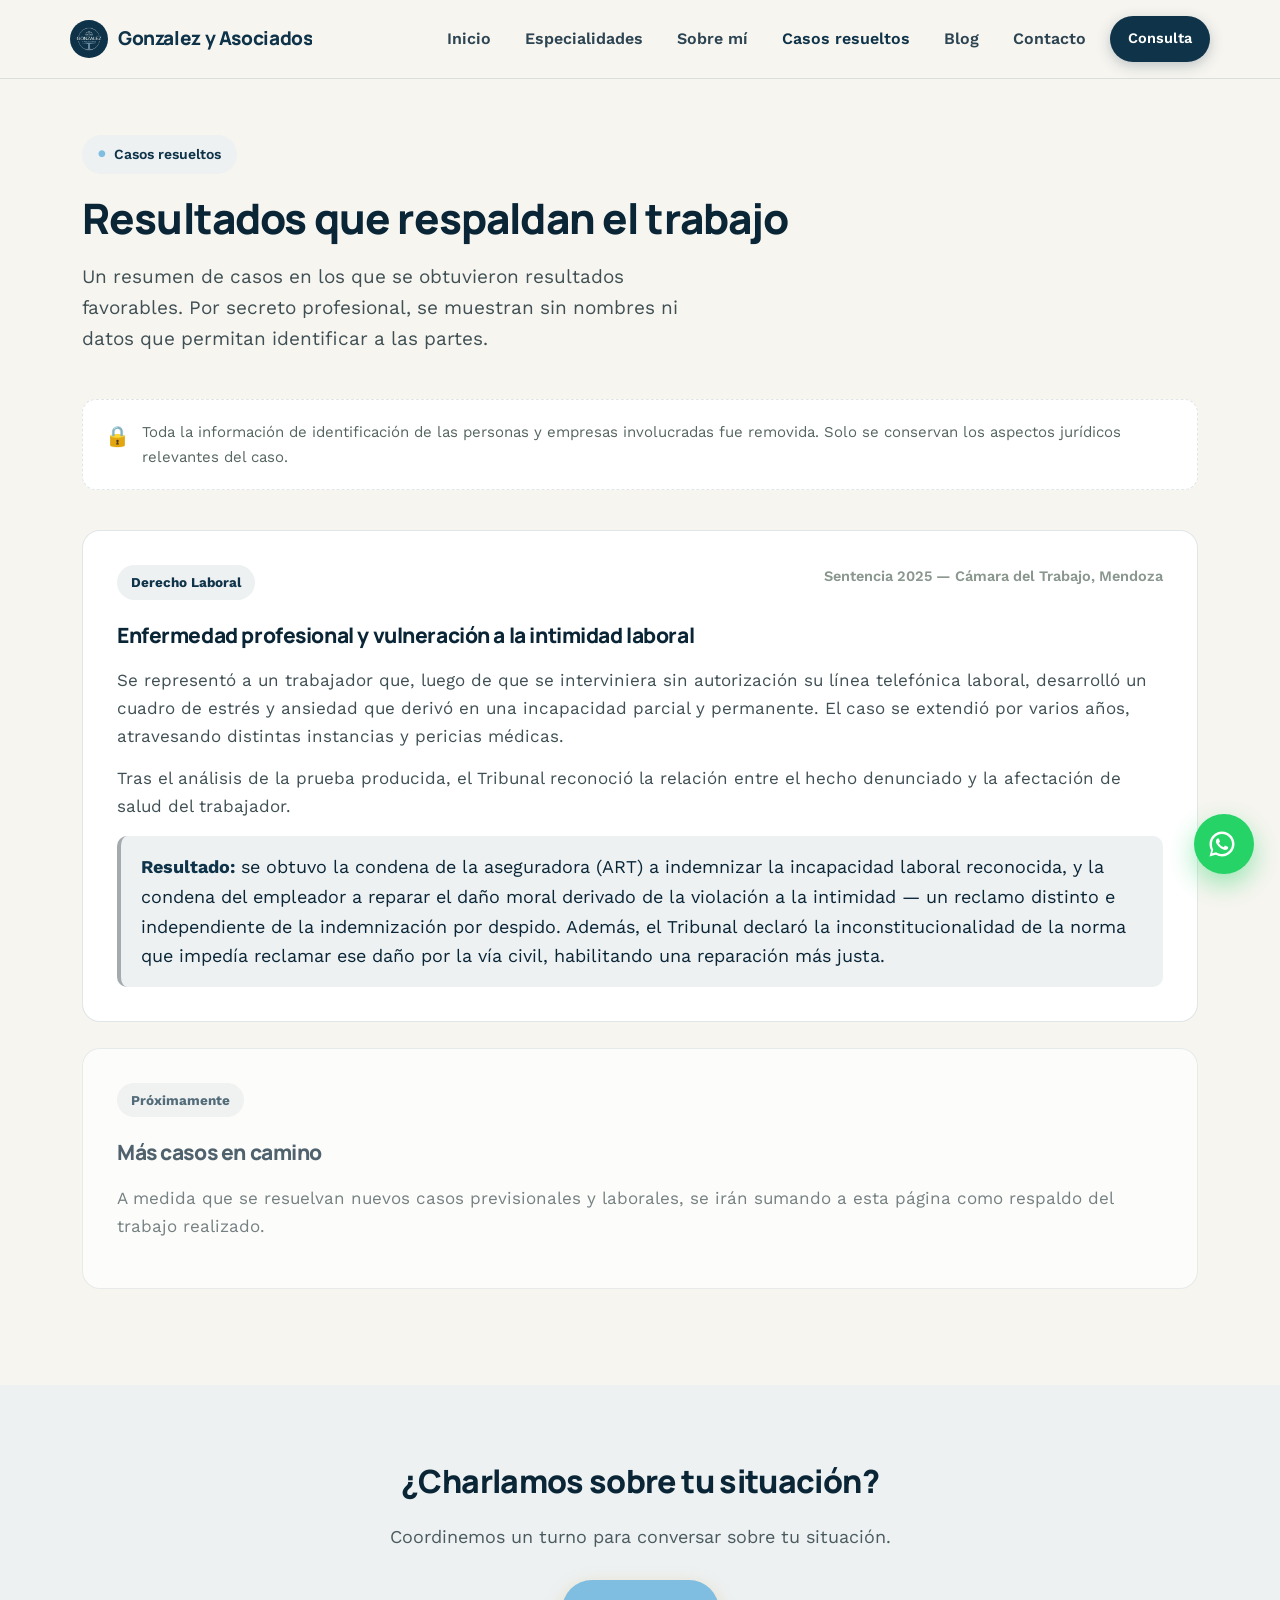
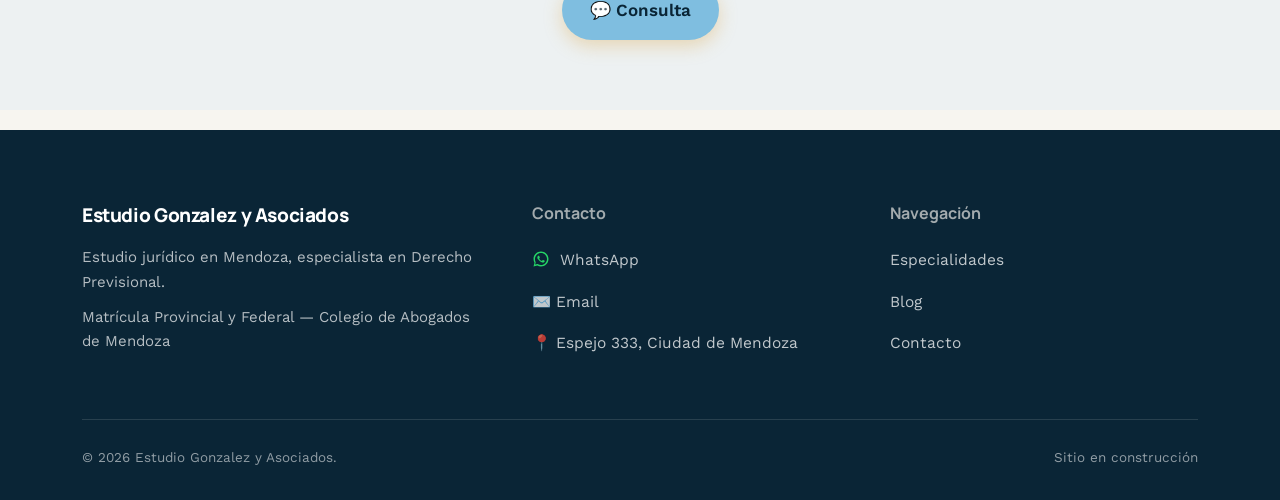
<file: casos-resueltos.html>
<!DOCTYPE html>
<html lang="es">
<head>
<meta charset="UTF-8">
<meta name="viewport" content="width=device-width, initial-scale=1.0">
<title>Casos resueltos — Estudio Gonzalez y Asociados</title>
<meta name="description" content="Resultados obtenidos por el Estudio Gonzalez y Asociados en casos laborales y previsionales, en Mendoza.">
<link rel="icon" type="image/png" href="img/logo.png">
<link rel="preconnect" href="https://fonts.googleapis.com">
<link href="https://fonts.googleapis.com/css2?family=Manrope:wght@500;600;700;800&family=Work+Sans:wght@400;500;600&display=swap" rel="stylesheet">
<link rel="stylesheet" href="styles.css">
<style>
  .case-card{background:var(--white); border-radius:var(--radius); border:1px solid var(--line); padding:34px; margin-bottom:26px;}
  .case-top{display:flex; justify-content:space-between; align-items:flex-start; flex-wrap:wrap; gap:12px; margin-bottom:18px;}
  .case-tag{background:var(--sage-light); color:var(--teal-700); font-weight:700; font-size:13.5px; padding:6px 14px; border-radius:100px;}
  .case-year{color:#8a978f; font-weight:600; font-size:14.5px;}
  .case-card h2{font-size:21px; margin-bottom:14px;}
  .case-card p{color:#3f4f53; font-size:17px; margin-bottom:14px;}
  .case-result{background:var(--sage-light); border-left:4px solid var(--sage); padding:16px 20px; border-radius:10px; margin-top:16px;}
  .case-result strong{color:var(--teal-700);}
  .privacy-note{display:flex; gap:12px; align-items:flex-start; background:var(--white); border:1px dashed var(--line); border-radius:14px; padding:20px 22px; margin-bottom:40px;}
  .privacy-note .ic{font-size:20px;}
  .privacy-note p{font-size:15px; color:#55655f; margin:0;}
</style>
</head>
<body>
<header>
  <div class="navbar wrap">
    <a href="index.html" class="brand"><img src="img/logo.png" alt="Logo Estudio Gonzalez y Asociados" class="brand-logo">Gonzalez y Asociados</a>
    <div class="menu-row">
      <nav><ul>
        <li><a href="index.html">Inicio</a></li>
        <li><a href="areas.html">Especialidades</a></li>
        <li><a href="sobre-mi.html">Sobre mí</a></li>
        <li><a href="casos-resueltos.html" aria-current="page">Casos resueltos</a></li>
        <li><a href="blog.html">Blog</a></li>
        <li><a href="contacto.html">Contacto</a></li>
      </ul></nav>
      <a class="nav-cta" href="contacto.html#calendario">Consulta</a>
      <button class="menu-toggle" aria-label="Abrir menú" aria-expanded="false">
        <svg viewBox="0 0 24 24" fill="none" stroke="currentColor" stroke-width="2" stroke-linecap="round"><line x1="3" y1="6" x2="21" y2="6"/><line x1="3" y1="12" x2="21" y2="12"/><line x1="3" y1="18" x2="21" y2="18"/></svg>
      </button>
    </div>
  </div>
</header>

<section class="page-hero">
  <div class="wrap">
    <span class="eyebrow">Casos resueltos</span>
    <h1>Resultados que respaldan el trabajo</h1>
    <p class="lead">Un resumen de casos en los que se obtuvieron resultados favorables. Por secreto profesional, se muestran sin nombres ni datos que permitan identificar a las partes.</p>
  </div>
</section>

<section style="padding-top:0;">
  <div class="wrap">
    <div class="privacy-note reveal">
      <span class="ic">🔒</span>
      <p>Toda la información de identificación de las personas y empresas involucradas fue removida. Solo se conservan los aspectos jurídicos relevantes del caso.</p>
    </div>

    <div class="case-card reveal">
      <div class="case-top">
        <span class="case-tag">Derecho Laboral</span>
        <span class="case-year">Sentencia 2025 — Cámara del Trabajo, Mendoza</span>
      </div>
      <h2>Enfermedad profesional y vulneración a la intimidad laboral</h2>
      <p>Se representó a un trabajador que, luego de que se interviniera sin autorización su línea telefónica laboral, desarrolló un cuadro de estrés y ansiedad que derivó en una incapacidad parcial y permanente. El caso se extendió por varios años, atravesando distintas instancias y pericias médicas.</p>
      <p>Tras el análisis de la prueba producida, el Tribunal reconoció la relación entre el hecho denunciado y la afectación de salud del trabajador.</p>
      <div class="case-result">
        <strong>Resultado:</strong> se obtuvo la condena de la aseguradora (ART) a indemnizar la incapacidad laboral reconocida, y la condena del empleador a reparar el daño moral derivado de la violación a la intimidad — un reclamo distinto e independiente de la indemnización por despido. Además, el Tribunal declaró la inconstitucionalidad de la norma que impedía reclamar ese daño por la vía civil, habilitando una reparación más justa.
      </div>
    </div>

    <div class="case-card reveal" style="opacity:0.7;">
      <div class="case-top">
        <span class="case-tag">Próximamente</span>
      </div>
      <h2>Más casos en camino</h2>
      <p>A medida que se resuelvan nuevos casos previsionales y laborales, se irán sumando a esta página como respaldo del trabajo realizado.</p>
    </div>
  </div>
</section>

<section class="faq">
  <div class="wrap" style="text-align:center;">
    <h2>¿Charlamos sobre tu situación?</h2>
    <p style="color:#4a5a5e; margin-bottom:28px;">Coordinemos un turno para conversar sobre tu situación.</p>
    <a href="contacto.html#calendario" class="btn-primary">💬 Consulta</a>
  </div>
</section>

<footer>
  <div class="wrap">
    <div class="foot-grid">
      <div><div class="brand">Estudio Gonzalez y Asociados</div><p>Estudio jurídico en Mendoza, especialista en Derecho Previsional.</p><p>Matrícula Provincial y Federal — Colegio de Abogados de Mendoza</p></div>
      <div><h3>Contacto</h3><ul><li><a href="https://wa.me/5492615358230?text=Hola%2C%20quiero%20hacer%20una%20consulta%20previsional" target="_blank" rel="noopener"><svg class="wa-icon" viewBox="0 0 24 24" fill="currentColor" aria-hidden="true"><path d="M12 2C6.48 2 2 6.48 2 12c0 1.85.5 3.58 1.35 5.07L2 22l5.06-1.33A9.94 9.94 0 0 0 12 22c5.52 0 10-4.48 10-10S17.52 2 12 2zm0 18c-1.6 0-3.1-.43-4.4-1.18l-.32-.19-3.1.81.83-3.02-.2-.31A7.94 7.94 0 0 1 4 12c0-4.41 3.59-8 8-8s8 3.59 8 8-3.59 8-8 8zm4.4-5.9c-.24-.12-1.43-.7-1.65-.78-.22-.08-.38-.12-.54.12-.16.24-.62.78-.76.94-.14.16-.28.18-.52.06-.24-.12-1.02-.38-1.94-1.2-.72-.64-1.2-1.43-1.34-1.67-.14-.24-.02-.37.11-.49.11-.11.24-.28.36-.42.12-.14.16-.24.24-.4.08-.16.04-.3-.02-.42-.06-.12-.54-1.3-.74-1.78-.19-.47-.39-.4-.54-.41h-.46c-.16 0-.42.06-.64.3-.22.24-.84.82-.84 2s.86 2.32.98 2.48c.12.16 1.7 2.59 4.12 3.63.58.25 1.03.4 1.38.51.58.18 1.11.16 1.53.1.47-.07 1.43-.58 1.63-1.15.2-.56.2-1.04.14-1.15-.06-.1-.22-.16-.46-.28z"/></svg> WhatsApp</a></li><li><a href="mailto:gonzalezyasociadoslegales@gmail.com">✉️ Email</a></li><li><a href="https://www.google.com/maps/search/?api=1&query=Espejo+333+Ciudad+de+Mendoza" target="_blank" rel="noopener">📍 Espejo 333, Ciudad de Mendoza</a></li></ul></div>
      <div><h3>Navegación</h3><ul><li><a href="areas.html">Especialidades</a></li><li><a href="blog.html">Blog</a></li><li><a href="contacto.html">Contacto</a></li></ul></div>
    </div>
    <div class="foot-bottom"><span>© 2026 Estudio Gonzalez y Asociados.</span><span>Sitio en construcción</span></div>
  </div>
</footer>
<a href="https://wa.me/5492615358230?text=Hola%2C%20quiero%20hacer%20una%20consulta%20previsional" target="_blank" rel="noopener" class="wa-float" aria-label="Contactar por WhatsApp"><svg class="wa-icon" viewBox="0 0 24 24" fill="currentColor" aria-hidden="true"><path d="M12 2C6.48 2 2 6.48 2 12c0 1.85.5 3.58 1.35 5.07L2 22l5.06-1.33A9.94 9.94 0 0 0 12 22c5.52 0 10-4.48 10-10S17.52 2 12 2zm0 18c-1.6 0-3.1-.43-4.4-1.18l-.32-.19-3.1.81.83-3.02-.2-.31A7.94 7.94 0 0 1 4 12c0-4.41 3.59-8 8-8s8 3.59 8 8-3.59 8-8 8zm4.4-5.9c-.24-.12-1.43-.7-1.65-.78-.22-.08-.38-.12-.54.12-.16.24-.62.78-.76.94-.14.16-.28.18-.52.06-.24-.12-1.02-.38-1.94-1.2-.72-.64-1.2-1.43-1.34-1.67-.14-.24-.02-.37.11-.49.11-.11.24-.28.36-.42.12-.14.16-.24.24-.4.08-.16.04-.3-.02-.42-.06-.12-.54-1.3-.74-1.78-.19-.47-.39-.4-.54-.41h-.46c-.16 0-.42.06-.64.3-.22.24-.84.82-.84 2s.86 2.32.98 2.48c.12.16 1.7 2.59 4.12 3.63.58.25 1.03.4 1.38.51.58.18 1.11.16 1.53.1.47-.07 1.43-.58 1.63-1.15.2-.56.2-1.04.14-1.15-.06-.1-.22-.16-.46-.28z"/></svg></a>
<script src="script.js"></script>
</body>
</html>
</file>
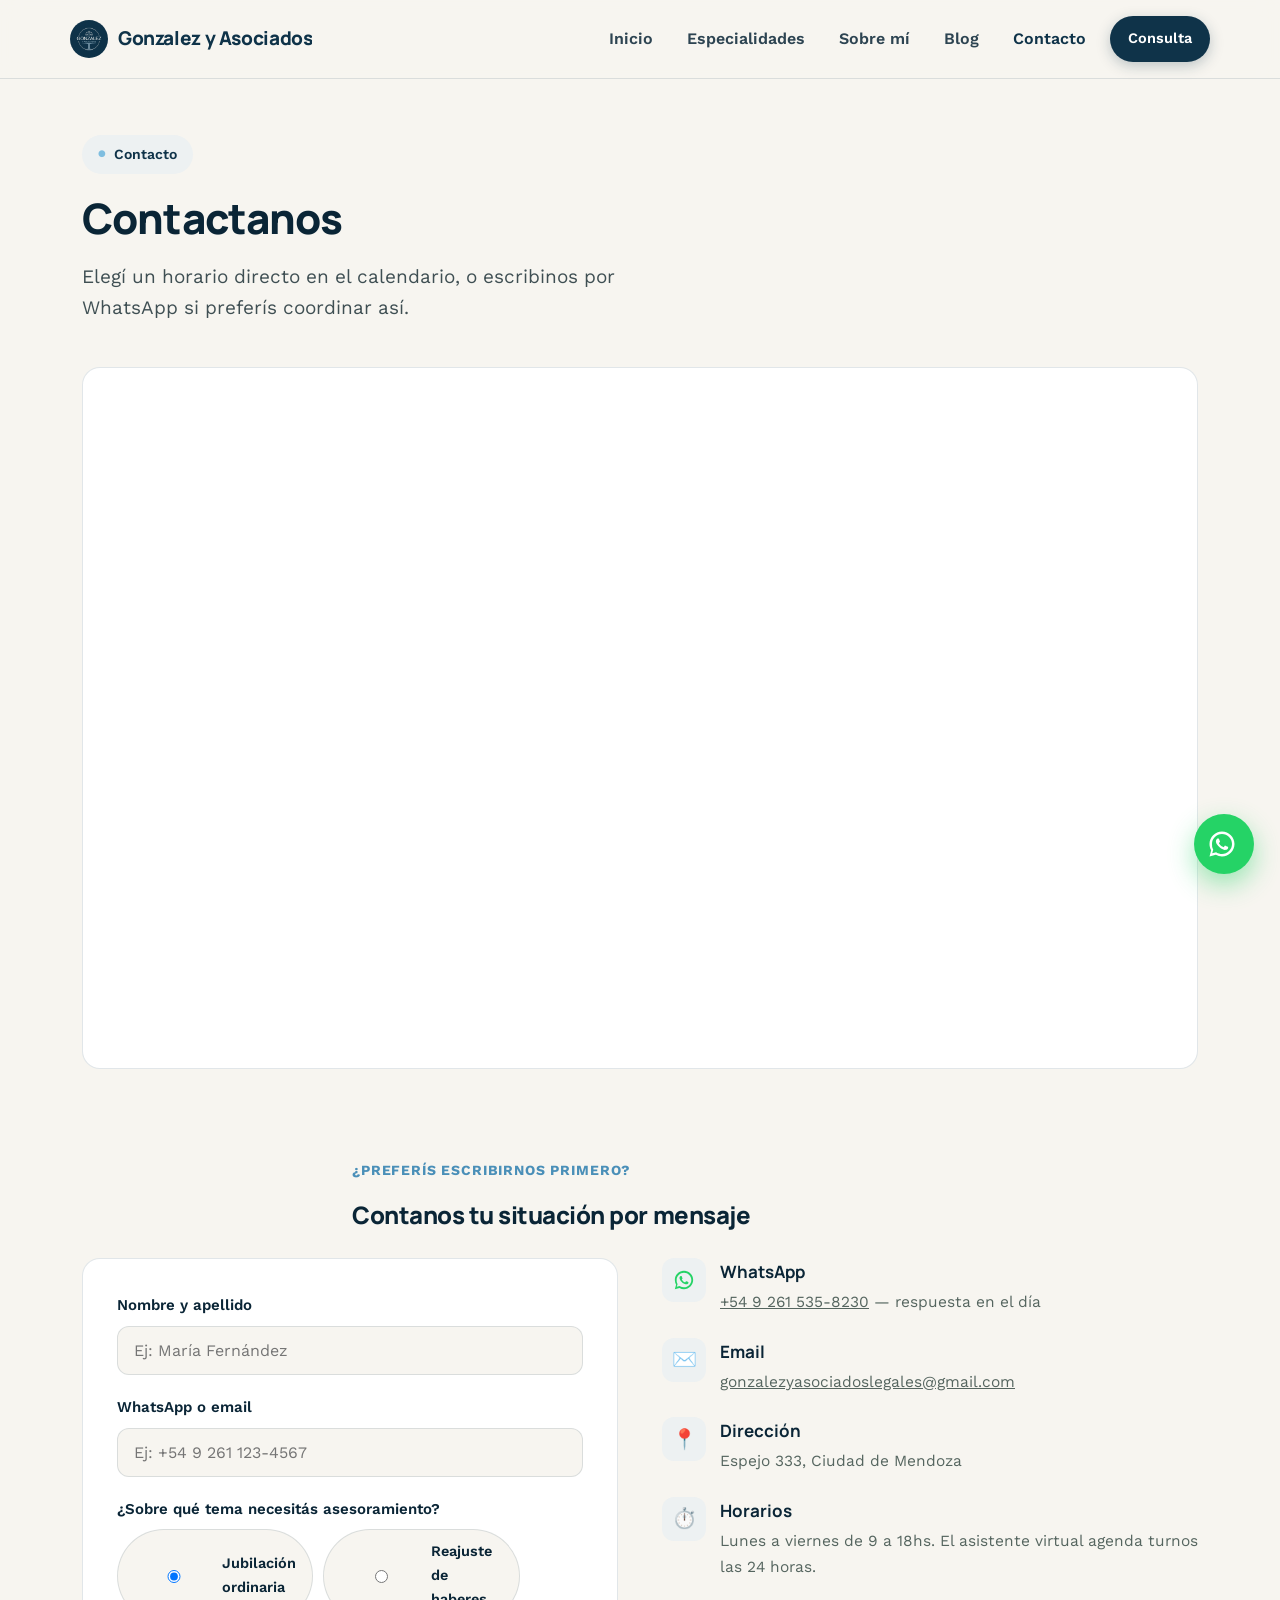
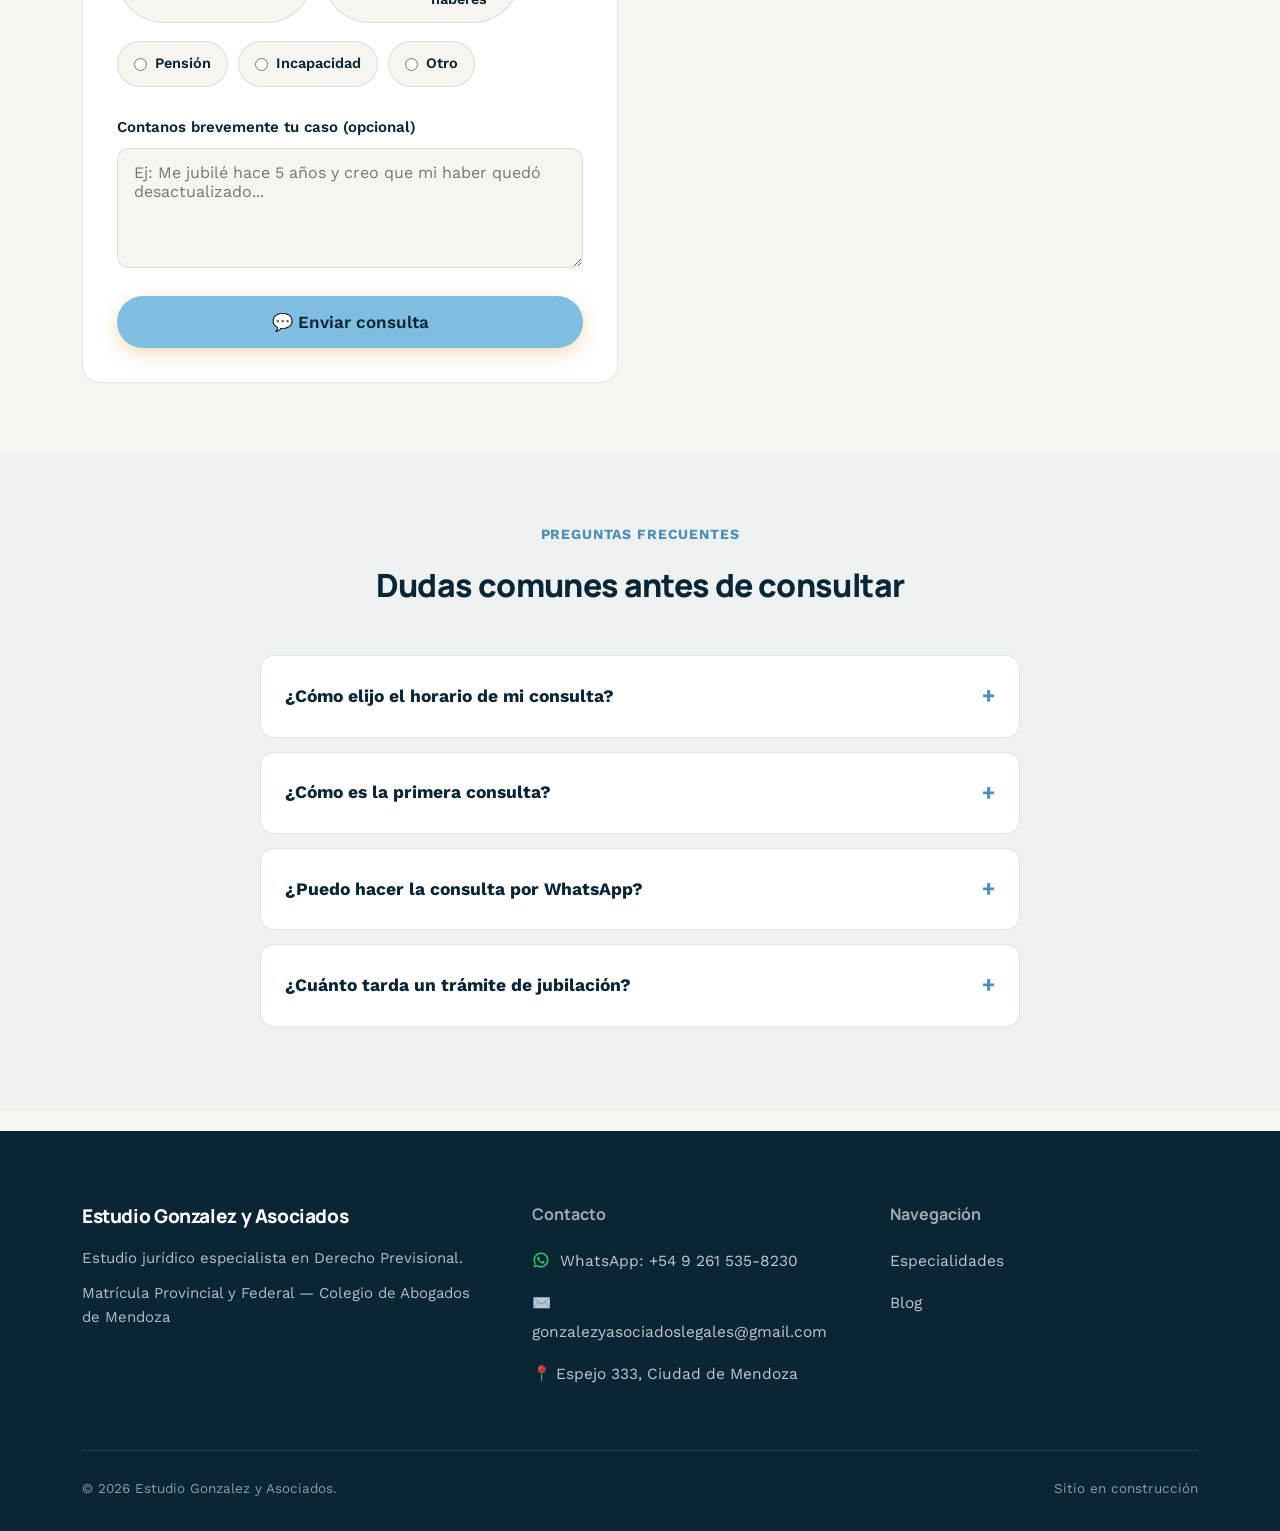
<file: contacto.html>
<!DOCTYPE html>
<html lang="es">
<head>
<meta charset="UTF-8">
<meta name="viewport" content="width=device-width, initial-scale=1.0">
<title>Contacto — Estudio Gonzalez y Asociados, Mendoza</title>
<link rel="icon" type="image/png" href="img/logo.png">
<link rel="preconnect" href="https://fonts.googleapis.com">
<link href="https://fonts.googleapis.com/css2?family=Manrope:wght@500;600;700;800&family=Work+Sans:wght@400;500;600&display=swap" rel="stylesheet">
<link rel="stylesheet" href="styles.css">
</head>
<body>
<header>
  <div class="navbar wrap">
    <a href="index.html" class="brand"><img src="img/logo.png" alt="Logo Estudio Gonzalez y Asociados" class="brand-logo">Gonzalez y Asociados</a>
    <div class="menu-row">
      <nav><ul>
        <li><a href="index.html">Inicio</a></li>
        <li><a href="areas.html">Especialidades</a></li>
        <li><a href="sobre-mi.html">Sobre mí</a></li>
        <li><a href="blog.html">Blog</a></li>
        <li><a href="contacto.html" aria-current="page">Contacto</a></li>
      </ul></nav>
      <a class="nav-cta" href="#calendario">Consulta</a>
      <button class="menu-toggle" aria-label="Abrir menú" aria-expanded="false">
        <svg viewBox="0 0 24 24" fill="none" stroke="currentColor" stroke-width="2" stroke-linecap="round"><line x1="3" y1="6" x2="21" y2="6"/><line x1="3" y1="12" x2="21" y2="12"/><line x1="3" y1="18" x2="21" y2="18"/></svg>
      </button>
    </div>
  </div>
</header>

<section class="page-hero">
  <div class="wrap">
    <span class="eyebrow">Contacto</span>
    <h1>Contactanos</h1>
    <p class="lead">Elegí un horario directo en el calendario, o escribinos por WhatsApp si preferís coordinar así.</p>
  </div>
</section>

<section style="padding-top:0;" id="calendario">
  <div class="wrap">
    <div class="card-white reveal" style="padding:0; overflow:hidden;">
      <!-- Calendario conectado a: https://calendly.com/estudiojuridicogonzalez
           Para cambiar días/horarios disponibles, entrá a calendly.com y ajustá tu evento. -->
      <div class="calendly-inline-widget" data-url="https://calendly.com/estudiojuridicogonzalez?hide_gdpr_banner=1&background_color=fbfaf7&primary_color=2c4a52" style="min-width:280px; height:700px;"></div>
      <script type="text/javascript" src="https://assets.calendly.com/assets/external/widget.js" async></script>
    </div>
  </div>
</section>

<section style="padding-top:20px;" id="form">
  <div class="wrap sec-head reveal" style="margin-bottom:24px;">
    <span class="sec-eyebrow">¿Preferís escribirnos primero?</span>
    <h2 style="font-size:24px;">Contanos tu situación por mensaje</h2>
  </div>
  <div class="wrap contact-grid">
    <div class="card-white reveal">
      <form id="contact-form" action="https://script.google.com/macros/s/AKfycbyvpnKmC8-FgIxJfz7JQp9g2hhE2TkVu-yUmOmrGOzwLL-c_TZsY5dhUFIbooLtyGiFIQ/exec" onsubmit="return false;">
        <div class="form-field"><label for="nombre">Nombre y apellido</label><input id="nombre" name="nombre" type="text" placeholder="Ej: María Fernández" required></div>
        <div class="form-field"><label for="contacto-medio">WhatsApp o email</label><input id="contacto-medio" name="contacto" type="text" placeholder="Ej: +54 9 261 123-4567" required></div>
        <div class="form-field">
          <label>¿Sobre qué tema necesitás asesoramiento?</label>
          <div class="chips-select">
            <label><input type="radio" name="tema" value="Jubilación ordinaria" checked> Jubilación ordinaria</label>
            <label><input type="radio" name="tema" value="Reajuste de haberes"> Reajuste de haberes</label>
            <label><input type="radio" name="tema" value="Pensión"> Pensión</label>
            <label><input type="radio" name="tema" value="Incapacidad"> Incapacidad</label>
            <label><input type="radio" name="tema" value="Otro"> Otro</label>
          </div>
        </div>
        <div class="form-field"><label for="mensaje">Contanos brevemente tu caso (opcional)</label><textarea id="mensaje" name="mensaje" placeholder="Ej: Me jubilé hace 5 años y creo que mi haber quedó desactualizado..."></textarea></div>
        <button type="submit" class="btn-primary" style="width:100%; justify-content:center;">💬 Enviar consulta</button>
      </form>
      <p id="form-status" style="display:none; margin-top:16px; font-weight:600; font-size:15.5px;"></p>
    </div>

    <div class="reveal">
      <div class="info-row"><div class="info-ic"><svg class="wa-icon" viewBox="0 0 24 24" fill="currentColor" aria-hidden="true"><path d="M12 2C6.48 2 2 6.48 2 12c0 1.85.5 3.58 1.35 5.07L2 22l5.06-1.33A9.94 9.94 0 0 0 12 22c5.52 0 10-4.48 10-10S17.52 2 12 2zm0 18c-1.6 0-3.1-.43-4.4-1.18l-.32-.19-3.1.81.83-3.02-.2-.31A7.94 7.94 0 0 1 4 12c0-4.41 3.59-8 8-8s8 3.59 8 8-3.59 8-8 8zm4.4-5.9c-.24-.12-1.43-.7-1.65-.78-.22-.08-.38-.12-.54.12-.16.24-.62.78-.76.94-.14.16-.28.18-.52.06-.24-.12-1.02-.38-1.94-1.2-.72-.64-1.2-1.43-1.34-1.67-.14-.24-.02-.37.11-.49.11-.11.24-.28.36-.42.12-.14.16-.24.24-.4.08-.16.04-.3-.02-.42-.06-.12-.54-1.3-.74-1.78-.19-.47-.39-.4-.54-.41h-.46c-.16 0-.42.06-.64.3-.22.24-.84.82-.84 2s.86 2.32.98 2.48c.12.16 1.7 2.59 4.12 3.63.58.25 1.03.4 1.38.51.58.18 1.11.16 1.53.1.47-.07 1.43-.58 1.63-1.15.2-.56.2-1.04.14-1.15-.06-.1-.22-.16-.46-.28z"/></svg></div><div><h3>WhatsApp</h3><p><a href="https://wa.me/5492615358230?text=Hola%2C%20quiero%20hacer%20una%20consulta%20previsional" target="_blank" rel="noopener" style="color:inherit;">+54 9 261 535-8230</a> — respuesta en el día</p></div></div>
      <div class="info-row"><div class="info-ic">✉️</div><div><h3>Email</h3><p><a href="mailto:gonzalezyasociadoslegales@gmail.com" style="color:inherit;">gonzalezyasociadoslegales@gmail.com</a></p></div></div>
      <div class="info-row"><div class="info-ic">📍</div><div><h3>Dirección</h3><p>Espejo 333, Ciudad de Mendoza</p></div></div>
      <div class="info-row"><div class="info-ic">⏱️</div><div><h3>Horarios</h3><p>Lunes a viernes de 9 a 18hs. El asistente virtual agenda turnos las 24 horas.</p></div></div>
    </div>
  </div>
</section>

<section class="faq" id="faq">
  <div class="wrap">
    <div class="sec-head reveal" style="margin-left:auto; margin-right:auto; text-align:center;">
      <span class="sec-eyebrow">Preguntas frecuentes</span>
      <h2>Dudas comunes antes de consultar</h2>
    </div>
    <div class="faq-list">
      <details class="reveal"><summary>¿Cómo elijo el horario de mi consulta?</summary><p>Arriba tenés un calendario en vivo: elegís el día y horario que te queden cómodos, y el turno queda confirmado al instante — sin esperar a que te respondamos.</p></details>
      <details class="reveal"><summary>¿Cómo es la primera consulta?</summary><p>En la primera consulta evaluamos tu caso puntual y te explicamos los pasos a seguir para tu trámite.</p></details>
      <details class="reveal"><summary>¿Puedo hacer la consulta por WhatsApp?</summary><p>Sí, podés agendar y realizar toda la consulta inicial por WhatsApp si lo preferís antes de una reunión presencial.</p></details>
      <details class="reveal"><summary>¿Cuánto tarda un trámite de jubilación?</summary><p>Depende del organismo y la documentación disponible. En la consulta te damos un plazo estimado según tu situación puntual.</p></details>
    </div>
  </div>
</section>

<footer>
  <div class="wrap">
    <div class="foot-grid">
      <div><div class="brand">Estudio Gonzalez y Asociados</div><p>Estudio jurídico especialista en Derecho Previsional.</p><p>Matrícula Provincial y Federal — Colegio de Abogados de Mendoza</p></div>
      <div><h3>Contacto</h3><ul><li><a href="https://wa.me/5492615358230?text=Hola%2C%20quiero%20hacer%20una%20consulta%20previsional" target="_blank" rel="noopener"><svg class="wa-icon" viewBox="0 0 24 24" fill="currentColor" aria-hidden="true"><path d="M12 2C6.48 2 2 6.48 2 12c0 1.85.5 3.58 1.35 5.07L2 22l5.06-1.33A9.94 9.94 0 0 0 12 22c5.52 0 10-4.48 10-10S17.52 2 12 2zm0 18c-1.6 0-3.1-.43-4.4-1.18l-.32-.19-3.1.81.83-3.02-.2-.31A7.94 7.94 0 0 1 4 12c0-4.41 3.59-8 8-8s8 3.59 8 8-3.59 8-8 8zm4.4-5.9c-.24-.12-1.43-.7-1.65-.78-.22-.08-.38-.12-.54.12-.16.24-.62.78-.76.94-.14.16-.28.18-.52.06-.24-.12-1.02-.38-1.94-1.2-.72-.64-1.2-1.43-1.34-1.67-.14-.24-.02-.37.11-.49.11-.11.24-.28.36-.42.12-.14.16-.24.24-.4.08-.16.04-.3-.02-.42-.06-.12-.54-1.3-.74-1.78-.19-.47-.39-.4-.54-.41h-.46c-.16 0-.42.06-.64.3-.22.24-.84.82-.84 2s.86 2.32.98 2.48c.12.16 1.7 2.59 4.12 3.63.58.25 1.03.4 1.38.51.58.18 1.11.16 1.53.1.47-.07 1.43-.58 1.63-1.15.2-.56.2-1.04.14-1.15-.06-.1-.22-.16-.46-.28z"/></svg> WhatsApp: +54 9 261 535-8230</a></li><li><a href="mailto:gonzalezyasociadoslegales@gmail.com">✉️ gonzalezyasociadoslegales@gmail.com</a></li>
        <li><a href="https://www.google.com/maps/search/?api=1&query=Espejo+333+Ciudad+de+Mendoza" target="_blank" rel="noopener">📍 Espejo 333, Ciudad de Mendoza</a></li></ul></div>
      <div><h3>Navegación</h3><ul><li><a href="areas.html">Especialidades</a></li><li><a href="blog.html">Blog</a></li></ul></div>
    </div>
    <div class="foot-bottom"><span>© 2026 Estudio Gonzalez y Asociados.</span><span>Sitio en construcción</span></div>
  </div>
</footer>
<a href="https://wa.me/5492615358230?text=Hola%2C%20quiero%20hacer%20una%20consulta%20previsional" target="_blank" rel="noopener" class="wa-float" aria-label="Contactar por WhatsApp"><svg class="wa-icon" viewBox="0 0 24 24" fill="currentColor" aria-hidden="true"><path d="M12 2C6.48 2 2 6.48 2 12c0 1.85.5 3.58 1.35 5.07L2 22l5.06-1.33A9.94 9.94 0 0 0 12 22c5.52 0 10-4.48 10-10S17.52 2 12 2zm0 18c-1.6 0-3.1-.43-4.4-1.18l-.32-.19-3.1.81.83-3.02-.2-.31A7.94 7.94 0 0 1 4 12c0-4.41 3.59-8 8-8s8 3.59 8 8-3.59 8-8 8zm4.4-5.9c-.24-.12-1.43-.7-1.65-.78-.22-.08-.38-.12-.54.12-.16.24-.62.78-.76.94-.14.16-.28.18-.52.06-.24-.12-1.02-.38-1.94-1.2-.72-.64-1.2-1.43-1.34-1.67-.14-.24-.02-.37.11-.49.11-.11.24-.28.36-.42.12-.14.16-.24.24-.4.08-.16.04-.3-.02-.42-.06-.12-.54-1.3-.74-1.78-.19-.47-.39-.4-.54-.41h-.46c-.16 0-.42.06-.64.3-.22.24-.84.82-.84 2s.86 2.32.98 2.48c.12.16 1.7 2.59 4.12 3.63.58.25 1.03.4 1.38.51.58.18 1.11.16 1.53.1.47-.07 1.43-.58 1.63-1.15.2-.56.2-1.04.14-1.15-.06-.1-.22-.16-.46-.28z"/></svg></a>
<script src="script.js"></script>
<script>
document.getElementById('contact-form').addEventListener('submit', function(e){
  e.preventDefault();
  const form = e.target;
  const status = document.getElementById('form-status');
  const data = new FormData(form);

  fetch(form.action, { method: 'POST', body: data, mode: 'no-cors' })
    .then(function(){
      status.textContent = '¡Gracias! Recibimos tu consulta, te vamos a contactar a la brevedad.';
      status.style.color = '#0F3349';
      status.style.display = 'block';
      form.reset();
    })
    .catch(function(){
      status.textContent = 'Hubo un problema al enviar. Probá de nuevo o escribinos directo por WhatsApp.';
      status.style.color = '#B23B3B';
      status.style.display = 'block';
    });
});

// Si venimos del asistente de la home, prellenamos nombre y tema
(function(){
  const params = new URLSearchParams(window.location.search);
  const nombre = params.get('nombre');
  const tema = params.get('tema');
  if(nombre){ document.getElementById('nombre').value = nombre; }
  if(tema){
    const radio = document.querySelector('input[name="tema"][value="' + CSS.escape(tema) + '"]');
    if(radio) radio.checked = true;
  }
})();
</script>
</body>
</html>
</file>
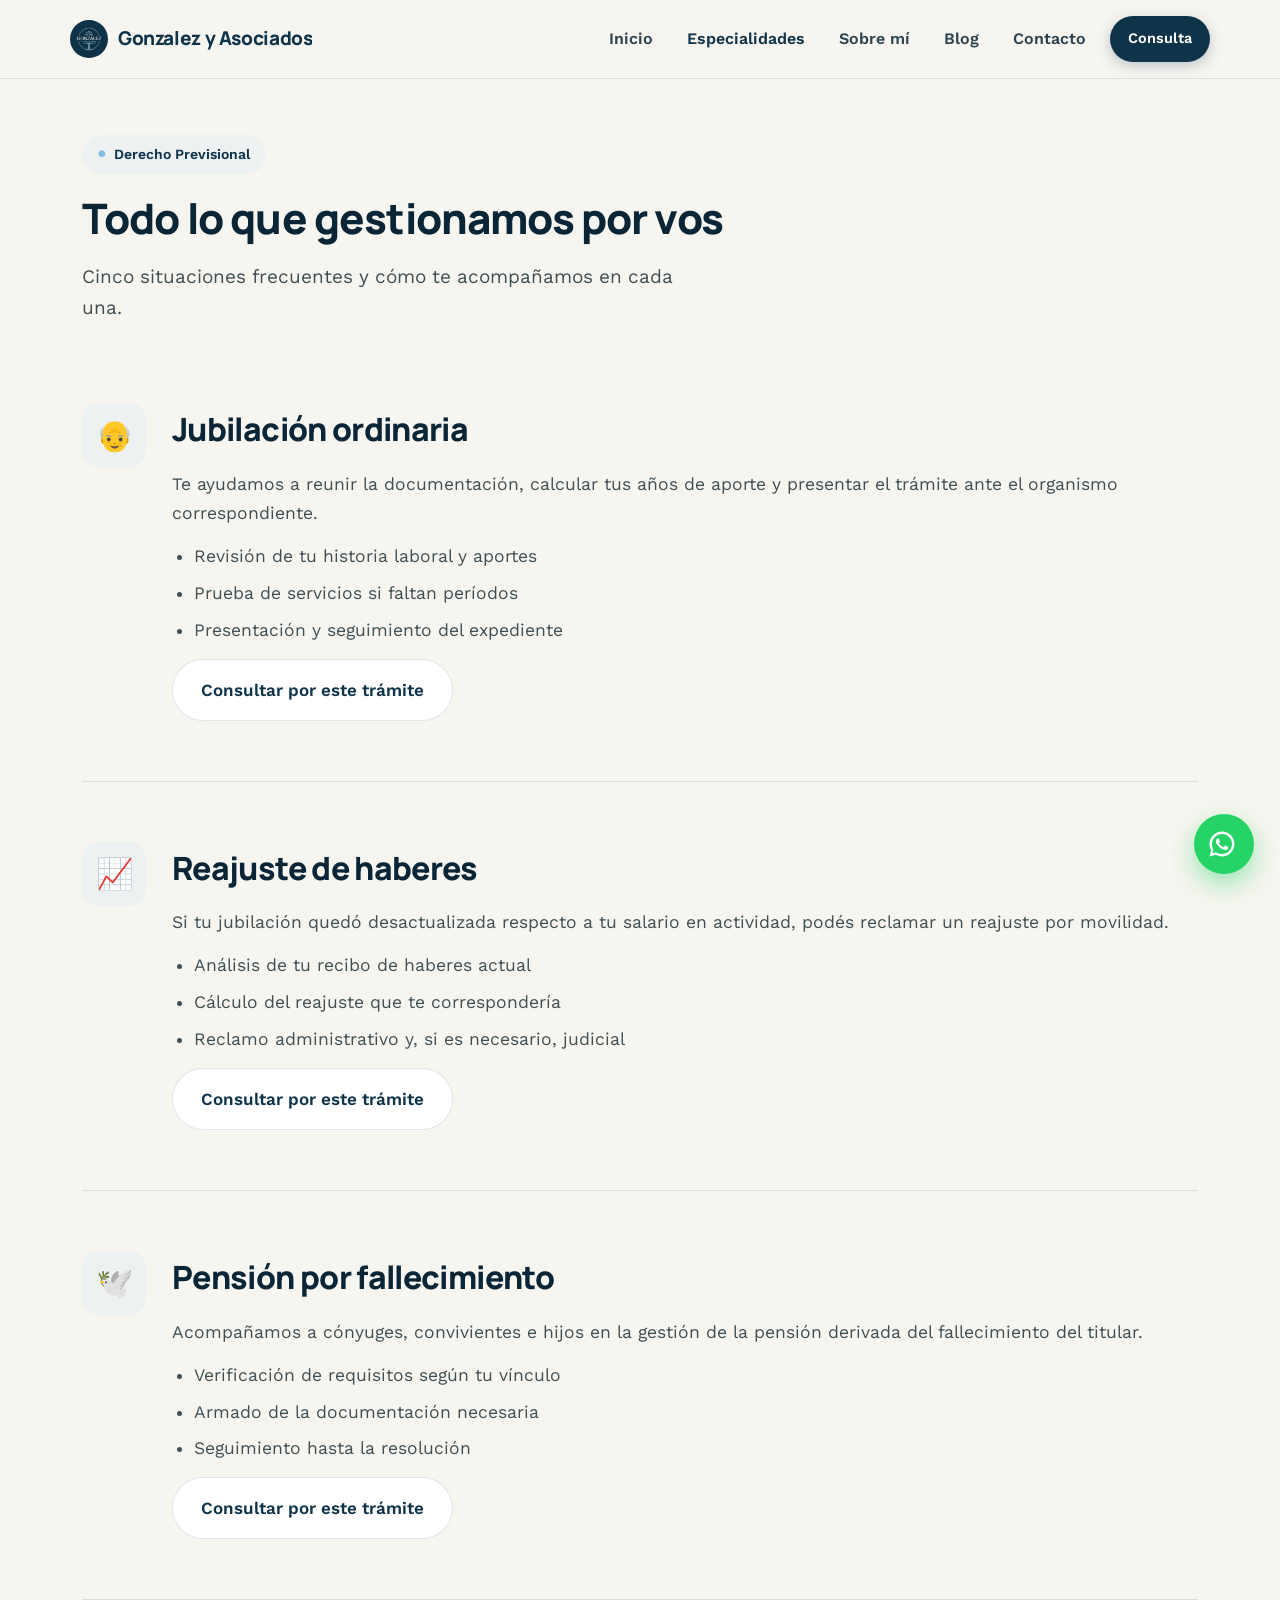
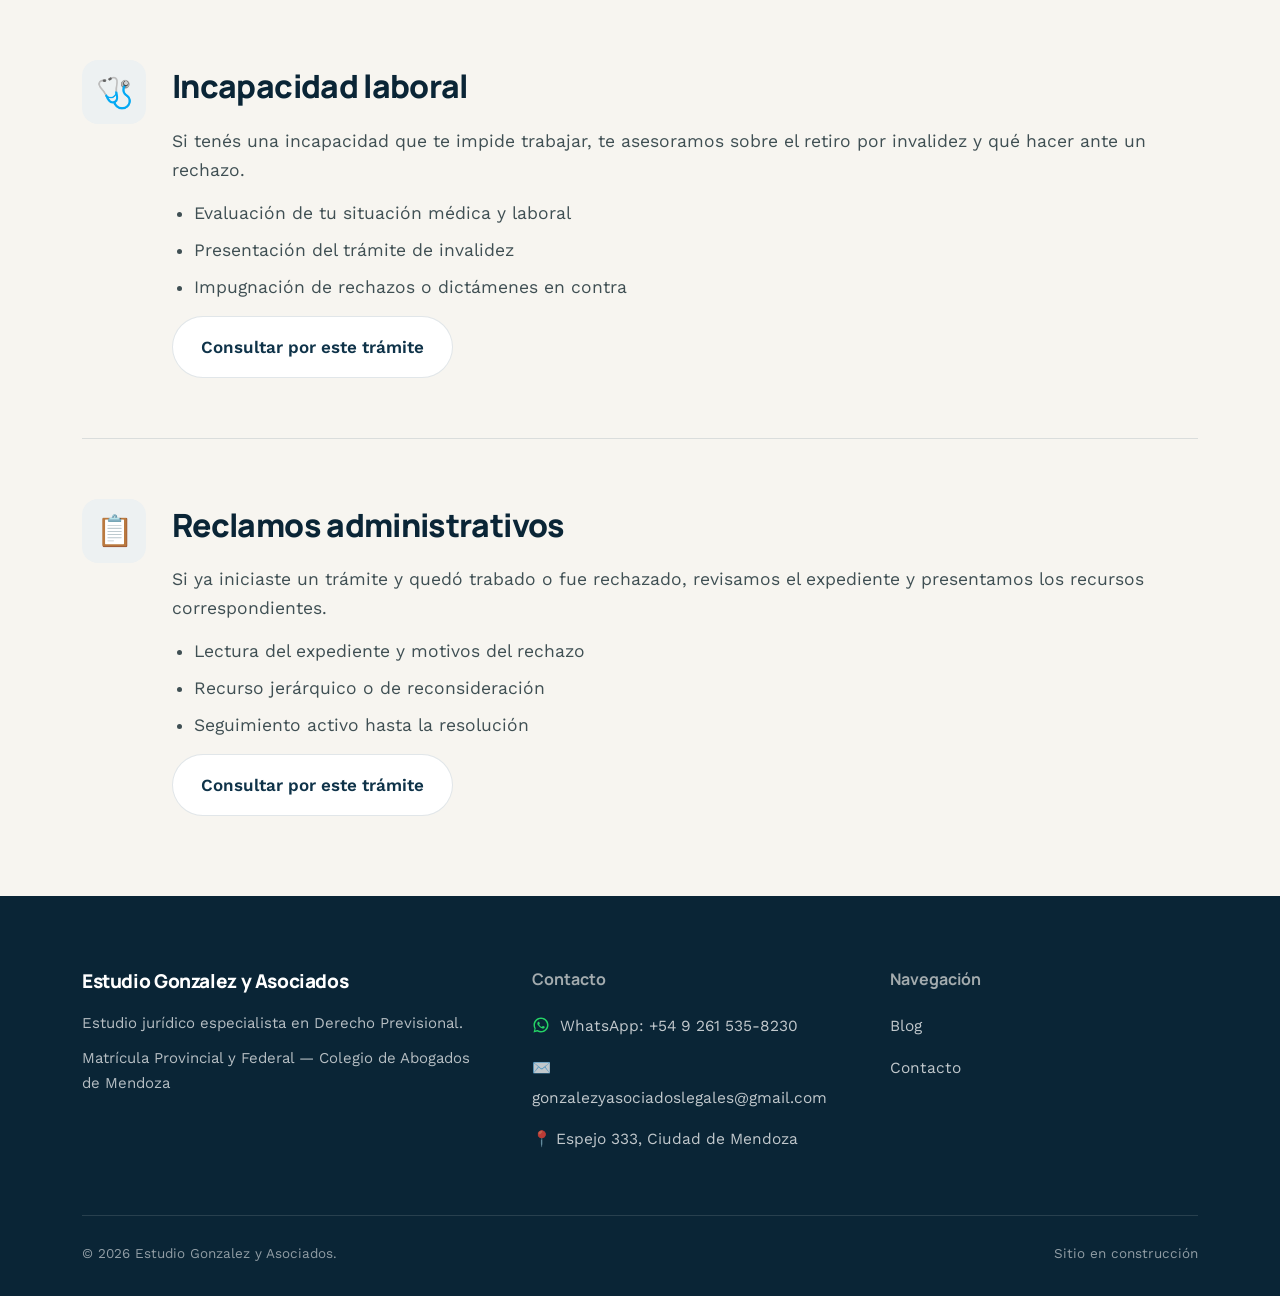
<file: previsional.html>
<!DOCTYPE html>
<html lang="es">
<head>
<meta charset="UTF-8">
<meta name="viewport" content="width=device-width, initial-scale=1.0">
<title>Derecho Previsional en Mendoza — Estudio Gonzalez y Asociados</title>
<link rel="icon" type="image/png" href="img/logo.png">
<link rel="preconnect" href="https://fonts.googleapis.com">
<link href="https://fonts.googleapis.com/css2?family=Manrope:wght@500;600;700;800&family=Work+Sans:wght@400;500;600&display=swap" rel="stylesheet">
<link rel="stylesheet" href="styles.css">
<style>
  .detail-block{padding:60px 0; border-bottom:1px solid var(--line);}
  .detail-block:last-of-type{border-bottom:none;}
  .detail-grid{display:grid; grid-template-columns:auto 1fr; gap:26px; align-items:flex-start;}
  @media (max-width:700px){ .detail-grid{grid-template-columns:1fr;} }
  .detail-ic{width:64px; height:64px; border-radius:16px; background:var(--sage-light); display:flex; align-items:center; justify-content:center; font-size:30px;}
  .detail-block h2{margin-bottom:14px; scroll-margin-top:100px;}
  .detail-block p{color:#3f4f53; font-size:17.5px; margin-bottom:14px;}
  .detail-block ul{margin-left:22px; margin-bottom:14px;}
  .detail-block li{color:#3f4f53; font-size:17.5px; margin-bottom:8px;}
</style>
</head>
<body>
<header>
  <div class="navbar wrap">
    <a href="index.html" class="brand"><img src="img/logo.png" alt="Logo Estudio Gonzalez y Asociados" class="brand-logo">Gonzalez y Asociados</a>
    <div class="menu-row">
      <nav><ul>
        <li><a href="index.html">Inicio</a></li>
        <li><a href="areas.html" aria-current="page">Especialidades</a></li>
        <li><a href="sobre-mi.html">Sobre mí</a></li>
        <li><a href="blog.html">Blog</a></li>
        <li><a href="contacto.html">Contacto</a></li>
      </ul></nav>
      <a class="nav-cta" href="contacto.html#calendario">Consulta</a>
      <button class="menu-toggle" aria-label="Abrir menú" aria-expanded="false">
        <svg viewBox="0 0 24 24" fill="none" stroke="currentColor" stroke-width="2" stroke-linecap="round"><line x1="3" y1="6" x2="21" y2="6"/><line x1="3" y1="12" x2="21" y2="12"/><line x1="3" y1="18" x2="21" y2="18"/></svg>
      </button>
    </div>
  </div>
</header>

<section class="page-hero" style="padding-bottom:20px;">
  <div class="wrap">
    <span class="eyebrow">Derecho Previsional</span>
    <h1>Todo lo que gestionamos por vos</h1>
    <p class="lead">Cinco situaciones frecuentes y cómo te acompañamos en cada una.</p>
  </div>
</section>

<div class="wrap">
  <div class="detail-block" id="jubilacion">
    <div class="detail-grid">
      <div class="detail-ic">👴</div>
      <div>
        <h2>Jubilación ordinaria</h2>
        <p>Te ayudamos a reunir la documentación, calcular tus años de aporte y presentar el trámite ante el organismo correspondiente.</p>
        <ul>
          <li>Revisión de tu historia laboral y aportes</li>
          <li>Prueba de servicios si faltan períodos</li>
          <li>Presentación y seguimiento del expediente</li>
        </ul>
        <a href="contacto.html" class="btn-secondary">Consultar por este trámite</a>
      </div>
    </div>
  </div>

  <div class="detail-block" id="reajuste">
    <div class="detail-grid">
      <div class="detail-ic">📈</div>
      <div>
        <h2>Reajuste de haberes</h2>
        <p>Si tu jubilación quedó desactualizada respecto a tu salario en actividad, podés reclamar un reajuste por movilidad.</p>
        <ul>
          <li>Análisis de tu recibo de haberes actual</li>
          <li>Cálculo del reajuste que te correspondería</li>
          <li>Reclamo administrativo y, si es necesario, judicial</li>
        </ul>
        <a href="contacto.html" class="btn-secondary">Consultar por este trámite</a>
      </div>
    </div>
  </div>

  <div class="detail-block" id="pension">
    <div class="detail-grid">
      <div class="detail-ic">🕊️</div>
      <div>
        <h2>Pensión por fallecimiento</h2>
        <p>Acompañamos a cónyuges, convivientes e hijos en la gestión de la pensión derivada del fallecimiento del titular.</p>
        <ul>
          <li>Verificación de requisitos según tu vínculo</li>
          <li>Armado de la documentación necesaria</li>
          <li>Seguimiento hasta la resolución</li>
        </ul>
        <a href="contacto.html" class="btn-secondary">Consultar por este trámite</a>
      </div>
    </div>
  </div>

  <div class="detail-block" id="incapacidad">
    <div class="detail-grid">
      <div class="detail-ic">🩺</div>
      <div>
        <h2>Incapacidad laboral</h2>
        <p>Si tenés una incapacidad que te impide trabajar, te asesoramos sobre el retiro por invalidez y qué hacer ante un rechazo.</p>
        <ul>
          <li>Evaluación de tu situación médica y laboral</li>
          <li>Presentación del trámite de invalidez</li>
          <li>Impugnación de rechazos o dictámenes en contra</li>
        </ul>
        <a href="contacto.html" class="btn-secondary">Consultar por este trámite</a>
      </div>
    </div>
  </div>

  <div class="detail-block" id="reclamos">
    <div class="detail-grid">
      <div class="detail-ic">📋</div>
      <div>
        <h2>Reclamos administrativos</h2>
        <p>Si ya iniciaste un trámite y quedó trabado o fue rechazado, revisamos el expediente y presentamos los recursos correspondientes.</p>
        <ul>
          <li>Lectura del expediente y motivos del rechazo</li>
          <li>Recurso jerárquico o de reconsideración</li>
          <li>Seguimiento activo hasta la resolución</li>
        </ul>
        <a href="contacto.html" class="btn-secondary">Consultar por este trámite</a>
      </div>
    </div>
  </div>
</div>

<footer>
  <div class="wrap">
    <div class="foot-grid">
      <div><div class="brand">Estudio Gonzalez y Asociados</div><p>Estudio jurídico especialista en Derecho Previsional.</p><p>Matrícula Provincial y Federal — Colegio de Abogados de Mendoza</p></div>
      <div><h3>Contacto</h3><ul><li><a href="https://wa.me/5492615358230?text=Hola%2C%20quiero%20hacer%20una%20consulta%20previsional" target="_blank" rel="noopener"><svg class="wa-icon" viewBox="0 0 24 24" fill="currentColor" aria-hidden="true"><path d="M12 2C6.48 2 2 6.48 2 12c0 1.85.5 3.58 1.35 5.07L2 22l5.06-1.33A9.94 9.94 0 0 0 12 22c5.52 0 10-4.48 10-10S17.52 2 12 2zm0 18c-1.6 0-3.1-.43-4.4-1.18l-.32-.19-3.1.81.83-3.02-.2-.31A7.94 7.94 0 0 1 4 12c0-4.41 3.59-8 8-8s8 3.59 8 8-3.59 8-8 8zm4.4-5.9c-.24-.12-1.43-.7-1.65-.78-.22-.08-.38-.12-.54.12-.16.24-.62.78-.76.94-.14.16-.28.18-.52.06-.24-.12-1.02-.38-1.94-1.2-.72-.64-1.2-1.43-1.34-1.67-.14-.24-.02-.37.11-.49.11-.11.24-.28.36-.42.12-.14.16-.24.24-.4.08-.16.04-.3-.02-.42-.06-.12-.54-1.3-.74-1.78-.19-.47-.39-.4-.54-.41h-.46c-.16 0-.42.06-.64.3-.22.24-.84.82-.84 2s.86 2.32.98 2.48c.12.16 1.7 2.59 4.12 3.63.58.25 1.03.4 1.38.51.58.18 1.11.16 1.53.1.47-.07 1.43-.58 1.63-1.15.2-.56.2-1.04.14-1.15-.06-.1-.22-.16-.46-.28z"/></svg> WhatsApp: +54 9 261 535-8230</a></li><li><a href="mailto:gonzalezyasociadoslegales@gmail.com">✉️ gonzalezyasociadoslegales@gmail.com</a></li>
        <li><a href="https://www.google.com/maps/search/?api=1&query=Espejo+333+Ciudad+de+Mendoza" target="_blank" rel="noopener">📍 Espejo 333, Ciudad de Mendoza</a></li></ul></div>
      <div><h3>Navegación</h3><ul><li><a href="blog.html">Blog</a></li><li><a href="contacto.html">Contacto</a></li></ul></div>
    </div>
    <div class="foot-bottom"><span>© 2026 Estudio Gonzalez y Asociados.</span><span>Sitio en construcción</span></div>
  </div>
</footer>
<a href="https://wa.me/5492615358230?text=Hola%2C%20quiero%20hacer%20una%20consulta%20previsional" target="_blank" rel="noopener" class="wa-float" aria-label="Contactar por WhatsApp"><svg class="wa-icon" viewBox="0 0 24 24" fill="currentColor" aria-hidden="true"><path d="M12 2C6.48 2 2 6.48 2 12c0 1.85.5 3.58 1.35 5.07L2 22l5.06-1.33A9.94 9.94 0 0 0 12 22c5.52 0 10-4.48 10-10S17.52 2 12 2zm0 18c-1.6 0-3.1-.43-4.4-1.18l-.32-.19-3.1.81.83-3.02-.2-.31A7.94 7.94 0 0 1 4 12c0-4.41 3.59-8 8-8s8 3.59 8 8-3.59 8-8 8zm4.4-5.9c-.24-.12-1.43-.7-1.65-.78-.22-.08-.38-.12-.54.12-.16.24-.62.78-.76.94-.14.16-.28.18-.52.06-.24-.12-1.02-.38-1.94-1.2-.72-.64-1.2-1.43-1.34-1.67-.14-.24-.02-.37.11-.49.11-.11.24-.28.36-.42.12-.14.16-.24.24-.4.08-.16.04-.3-.02-.42-.06-.12-.54-1.3-.74-1.78-.19-.47-.39-.4-.54-.41h-.46c-.16 0-.42.06-.64.3-.22.24-.84.82-.84 2s.86 2.32.98 2.48c.12.16 1.7 2.59 4.12 3.63.58.25 1.03.4 1.38.51.58.18 1.11.16 1.53.1.47-.07 1.43-.58 1.63-1.15.2-.56.2-1.04.14-1.15-.06-.1-.22-.16-.46-.28z"/></svg></a>
<script src="script.js"></script>
</body>
</html>
</file>
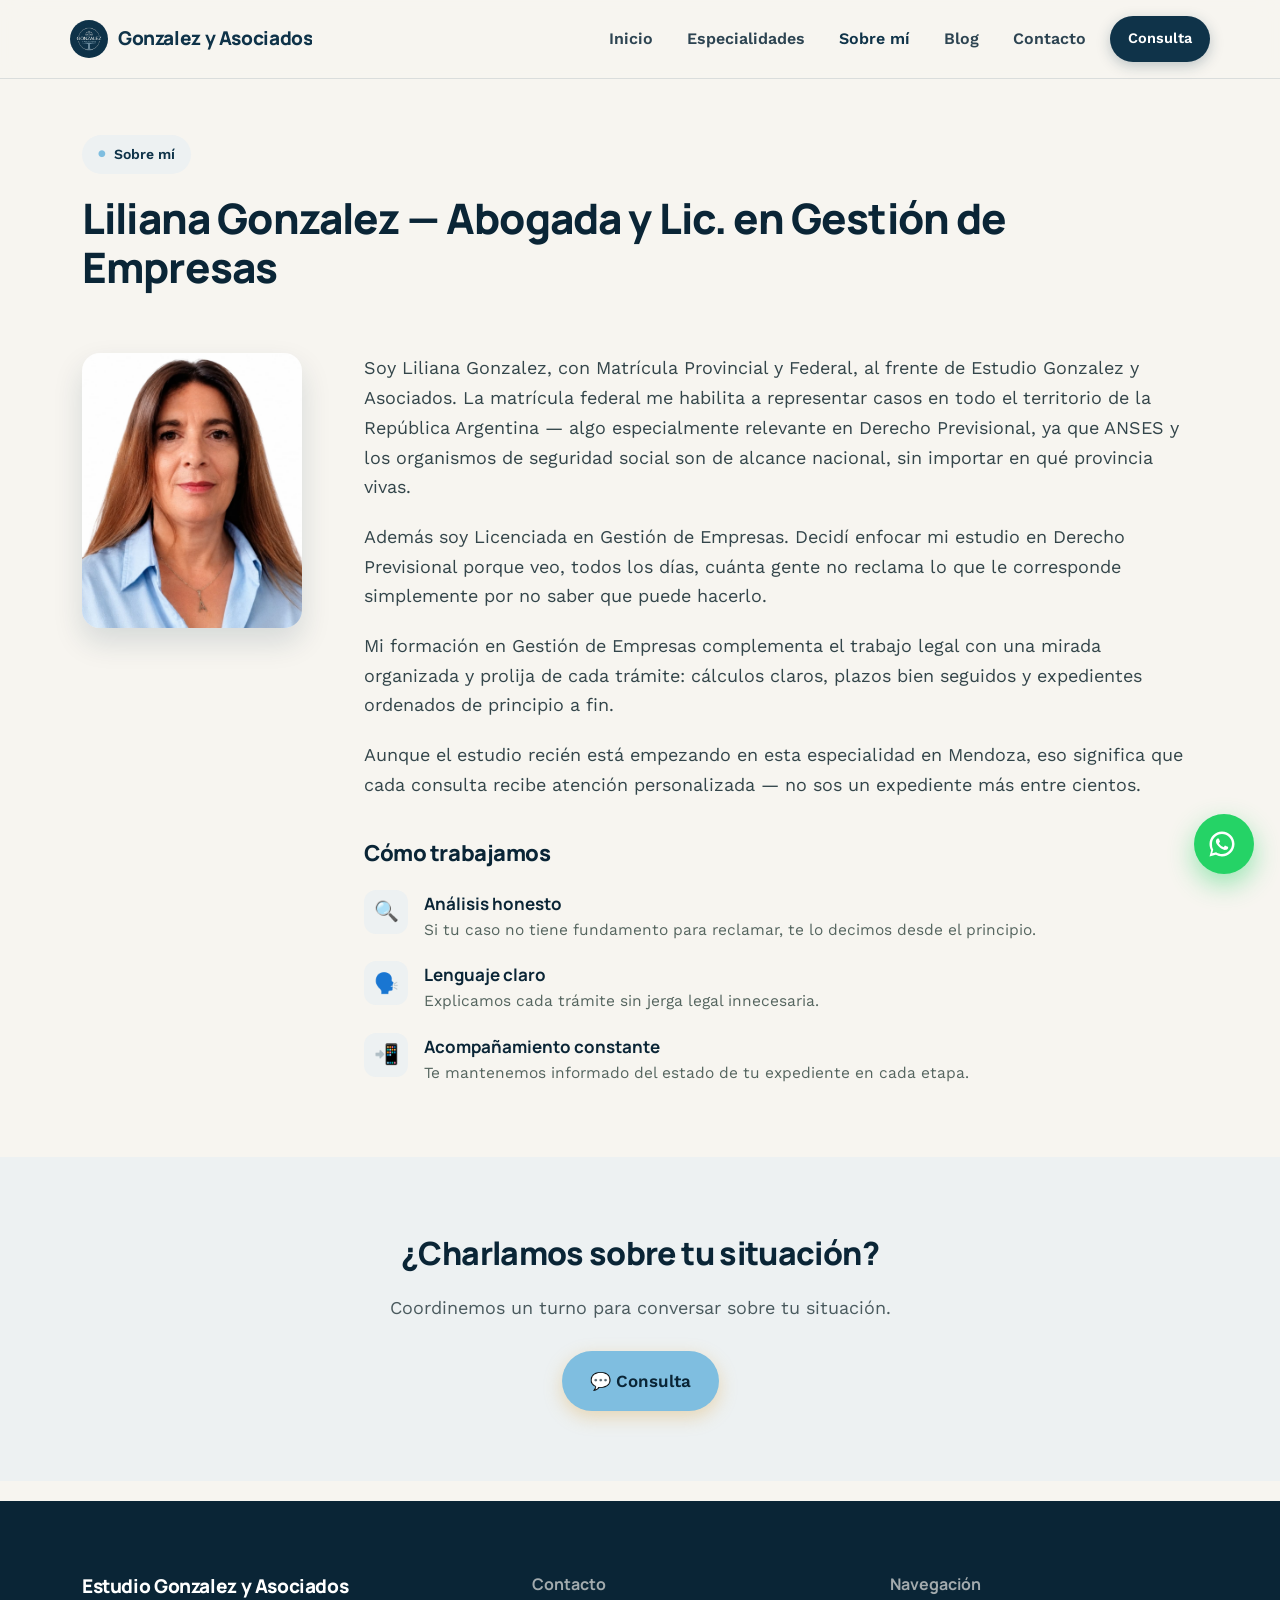
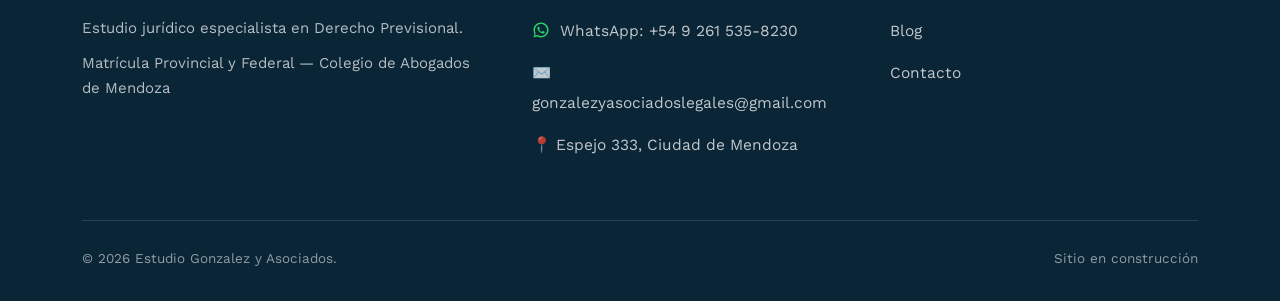
<file: sobre-mi.html>
<!DOCTYPE html>
<html lang="es">
<head>
<meta charset="UTF-8">
<meta name="viewport" content="width=device-width, initial-scale=1.0">
<title>Sobre Liliana Gonzalez — Abogada Previsional en Mendoza</title>
<link rel="icon" type="image/png" href="img/logo.png">
<link rel="preconnect" href="https://fonts.googleapis.com">
<link href="https://fonts.googleapis.com/css2?family=Manrope:wght@500;600;700;800&family=Work+Sans:wght@400;500;600&display=swap" rel="stylesheet">
<link rel="stylesheet" href="styles.css">
<style>
  .about-grid{display:grid; grid-template-columns:0.45fr 1.55fr; gap:40px; align-items:start;}
  @media (max-width:860px){ .about-grid{grid-template-columns:1fr;} }
  .photo-real{border-radius:var(--radius); aspect-ratio:4/5; object-fit:cover; width:100%; max-width:220px; box-shadow:0 14px 30px rgba(15,51,73,0.14);}
  @media (max-width:860px){ .photo-real{max-width:160px; margin:0 auto;} }
  .value-list{display:grid; gap:18px; margin-top:16px;}
  .value-item{display:flex; gap:16px; align-items:flex-start;}
  .value-ic{width:44px; height:44px; border-radius:12px; background:var(--sage-light); display:flex; align-items:center; justify-content:center; font-size:20px; flex-shrink:0;}
</style>
</head>
<body>
<header>
  <div class="navbar wrap">
    <a href="index.html" class="brand"><img src="img/logo.png" alt="Logo Estudio Gonzalez y Asociados" class="brand-logo">Gonzalez y Asociados</a>
    <div class="menu-row">
      <nav><ul>
        <li><a href="index.html">Inicio</a></li>
        <li><a href="areas.html">Especialidades</a></li>
        <li><a href="sobre-mi.html" aria-current="page">Sobre mí</a></li>
        <li><a href="blog.html">Blog</a></li>
        <li><a href="contacto.html">Contacto</a></li>
      </ul></nav>
      <a class="nav-cta" href="contacto.html#calendario">Consulta</a>
      <button class="menu-toggle" aria-label="Abrir menú" aria-expanded="false">
        <svg viewBox="0 0 24 24" fill="none" stroke="currentColor" stroke-width="2" stroke-linecap="round"><line x1="3" y1="6" x2="21" y2="6"/><line x1="3" y1="12" x2="21" y2="12"/><line x1="3" y1="18" x2="21" y2="18"/></svg>
      </button>
    </div>
  </div>
</header>

<section class="page-hero">
  <div class="wrap">
    <span class="eyebrow">Sobre mí</span>
    <h1>Liliana Gonzalez — Abogada y Lic. en Gestión de Empresas</h1>
  </div>
</section>

<section style="padding-top:0;">
  <div class="wrap about-grid">
    <img class="photo-real reveal" src="img/liliana-gonzalez.jpeg" alt="Liliana Gonzalez, abogada y Licenciada en Gestión de Empresas, Mendoza">
    <div class="reveal">
      <p style="font-size:18px; color:#33454a; margin-bottom:20px;">Soy Liliana Gonzalez, con Matrícula Provincial y Federal, al frente de Estudio Gonzalez y Asociados. La matrícula federal me habilita a representar casos en todo el territorio de la República Argentina — algo especialmente relevante en Derecho Previsional, ya que ANSES y los organismos de seguridad social son de alcance nacional, sin importar en qué provincia vivas.</p>
      <p style="font-size:18px; color:#33454a; margin-bottom:20px;">Además soy Licenciada en Gestión de Empresas. Decidí enfocar mi estudio en Derecho Previsional porque veo, todos los días, cuánta gente no reclama lo que le corresponde simplemente por no saber que puede hacerlo.</p>
      <p style="font-size:18px; color:#33454a; margin-bottom:20px;">Mi formación en Gestión de Empresas complementa el trabajo legal con una mirada organizada y prolija de cada trámite: cálculos claros, plazos bien seguidos y expedientes ordenados de principio a fin.</p>
      <p style="font-size:18px; color:#33454a; margin-bottom:20px;">Aunque el estudio recién está empezando en esta especialidad en Mendoza, eso significa que cada consulta recibe atención personalizada — no sos un expediente más entre cientos.</p>

      <h2 style="font-size:22px; margin-top:36px; margin-bottom:18px;">Cómo trabajamos</h2>
      <div class="value-list">
        <div class="value-item"><div class="value-ic">🔍</div><div><h3 style="font-size:17px;">Análisis honesto</h3><p style="font-size:15.5px; color:#55655f;">Si tu caso no tiene fundamento para reclamar, te lo decimos desde el principio.</p></div></div>
        <div class="value-item"><div class="value-ic">🗣️</div><div><h3 style="font-size:17px;">Lenguaje claro</h3><p style="font-size:15.5px; color:#55655f;">Explicamos cada trámite sin jerga legal innecesaria.</p></div></div>
        <div class="value-item"><div class="value-ic">📲</div><div><h3 style="font-size:17px;">Acompañamiento constante</h3><p style="font-size:15.5px; color:#55655f;">Te mantenemos informado del estado de tu expediente en cada etapa.</p></div></div>
      </div>
    </div>
  </div>
</section>

<section class="faq">
  <div class="wrap" style="text-align:center;">
    <h2>¿Charlamos sobre tu situación?</h2>
    <p style="color:#4a5a5e; margin-bottom:28px;">Coordinemos un turno para conversar sobre tu situación.</p>
    <a href="contacto.html#calendario" class="btn-primary">💬 Consulta</a>
  </div>
</section>

<footer>
  <div class="wrap">
    <div class="foot-grid">
      <div><div class="brand">Estudio Gonzalez y Asociados</div><p>Estudio jurídico especialista en Derecho Previsional.</p><p>Matrícula Provincial y Federal — Colegio de Abogados de Mendoza</p></div>
      <div><h3>Contacto</h3><ul><li><a href="https://wa.me/5492615358230?text=Hola%2C%20quiero%20hacer%20una%20consulta%20previsional" target="_blank" rel="noopener"><svg class="wa-icon" viewBox="0 0 24 24" fill="currentColor" aria-hidden="true"><path d="M12 2C6.48 2 2 6.48 2 12c0 1.85.5 3.58 1.35 5.07L2 22l5.06-1.33A9.94 9.94 0 0 0 12 22c5.52 0 10-4.48 10-10S17.52 2 12 2zm0 18c-1.6 0-3.1-.43-4.4-1.18l-.32-.19-3.1.81.83-3.02-.2-.31A7.94 7.94 0 0 1 4 12c0-4.41 3.59-8 8-8s8 3.59 8 8-3.59 8-8 8zm4.4-5.9c-.24-.12-1.43-.7-1.65-.78-.22-.08-.38-.12-.54.12-.16.24-.62.78-.76.94-.14.16-.28.18-.52.06-.24-.12-1.02-.38-1.94-1.2-.72-.64-1.2-1.43-1.34-1.67-.14-.24-.02-.37.11-.49.11-.11.24-.28.36-.42.12-.14.16-.24.24-.4.08-.16.04-.3-.02-.42-.06-.12-.54-1.3-.74-1.78-.19-.47-.39-.4-.54-.41h-.46c-.16 0-.42.06-.64.3-.22.24-.84.82-.84 2s.86 2.32.98 2.48c.12.16 1.7 2.59 4.12 3.63.58.25 1.03.4 1.38.51.58.18 1.11.16 1.53.1.47-.07 1.43-.58 1.63-1.15.2-.56.2-1.04.14-1.15-.06-.1-.22-.16-.46-.28z"/></svg> WhatsApp: +54 9 261 535-8230</a></li><li><a href="mailto:gonzalezyasociadoslegales@gmail.com">✉️ gonzalezyasociadoslegales@gmail.com</a></li>
        <li><a href="https://www.google.com/maps/search/?api=1&query=Espejo+333+Ciudad+de+Mendoza" target="_blank" rel="noopener">📍 Espejo 333, Ciudad de Mendoza</a></li></ul></div>
      <div><h3>Navegación</h3><ul><li><a href="blog.html">Blog</a></li><li><a href="contacto.html">Contacto</a></li></ul></div>
    </div>
    <div class="foot-bottom"><span>© 2026 Estudio Gonzalez y Asociados.</span><span>Sitio en construcción</span></div>
  </div>
</footer>
<a href="https://wa.me/5492615358230?text=Hola%2C%20quiero%20hacer%20una%20consulta%20previsional" target="_blank" rel="noopener" class="wa-float" aria-label="Contactar por WhatsApp"><svg class="wa-icon" viewBox="0 0 24 24" fill="currentColor" aria-hidden="true"><path d="M12 2C6.48 2 2 6.48 2 12c0 1.85.5 3.58 1.35 5.07L2 22l5.06-1.33A9.94 9.94 0 0 0 12 22c5.52 0 10-4.48 10-10S17.52 2 12 2zm0 18c-1.6 0-3.1-.43-4.4-1.18l-.32-.19-3.1.81.83-3.02-.2-.31A7.94 7.94 0 0 1 4 12c0-4.41 3.59-8 8-8s8 3.59 8 8-3.59 8-8 8zm4.4-5.9c-.24-.12-1.43-.7-1.65-.78-.22-.08-.38-.12-.54.12-.16.24-.62.78-.76.94-.14.16-.28.18-.52.06-.24-.12-1.02-.38-1.94-1.2-.72-.64-1.2-1.43-1.34-1.67-.14-.24-.02-.37.11-.49.11-.11.24-.28.36-.42.12-.14.16-.24.24-.4.08-.16.04-.3-.02-.42-.06-.12-.54-1.3-.74-1.78-.19-.47-.39-.4-.54-.41h-.46c-.16 0-.42.06-.64.3-.22.24-.84.82-.84 2s.86 2.32.98 2.48c.12.16 1.7 2.59 4.12 3.63.58.25 1.03.4 1.38.51.58.18 1.11.16 1.53.1.47-.07 1.43-.58 1.63-1.15.2-.56.2-1.04.14-1.15-.06-.1-.22-.16-.46-.28z"/></svg></a>
<script src="script.js"></script>
</body>
</html>
</file>
<file: styles.css>
:root{
  --teal-900:#0A2536;
  --teal-700:#0F3349;
  --teal-600:#1C4A66;
  --sage:#A3ABAE;
  --sage-light:#EDF1F2;
  --sand:#F7F5F0;
  --gold:#7FBEE0;
  --gold-dark:#4A8FB8;
  --white:#FFFFFF;
  --line: rgba(15,51,73,0.12);
  --radius: 18px;
}
*{box-sizing:border-box; margin:0; padding:0;}
html{scroll-behavior:smooth;}
body{
  font-family:'Work Sans', Arial, sans-serif;
  background:var(--sand);
  color:var(--teal-900);
  font-size:18px;
  line-height:1.65;
  -webkit-font-smoothing:antialiased;
}
h1,h2,h3,.brand{font-family:'Manrope', Arial, sans-serif;}
a{color:inherit;}
img{max-width:100%; display:block;}
.wrap{max-width:1180px; margin:0 auto; padding:0 32px;}
:focus-visible{outline:3px solid var(--gold-dark); outline-offset:3px; border-radius:6px;}

/* HEADER */
header{position:sticky; top:0; z-index:50; background:rgba(247,245,240,0.94); backdrop-filter:blur(10px); border-bottom:1px solid var(--line);}
.navbar{display:flex; align-items:center; justify-content:space-between; padding:16px 20px; gap:12px;}
.brand{font-weight:800; font-size:19px; color:var(--teal-700); letter-spacing:-0.02em; display:flex; align-items:center; gap:10px; text-decoration:none; white-space:nowrap; flex-shrink:1; min-width:0; overflow:hidden; text-overflow:ellipsis;}
.brand-logo{width:38px; height:38px; border-radius:50%; flex-shrink:0; object-fit:cover;}
.brand .dot{width:9px;height:9px;border-radius:50%;background:var(--gold); flex-shrink:0;}
nav ul{list-style:none; display:flex; gap:34px; font-weight:600; font-size:16px;}
nav a{text-decoration:none; color:var(--teal-900); opacity:0.85; transition:opacity .2s;}
nav a:hover, nav a[aria-current="page"]{opacity:1; color:var(--teal-700);}
.nav-cta{background:var(--teal-700); color:var(--white); padding:11px 18px; border-radius:100px; font-weight:600; font-size:14.5px; text-decoration:none; white-space:nowrap; box-shadow:0 4px 14px rgba(15,51,73,0.25); flex-shrink:0;}
.menu-row{display:flex; align-items:center; gap:24px;}
.menu-toggle{display:none; background:none; border:1.5px solid var(--line); border-radius:10px; width:42px; height:42px; align-items:center; justify-content:center; cursor:pointer; flex-shrink:0; color:var(--teal-700);}
.menu-toggle svg{width:20px; height:20px;}

@media (max-width:880px){
  nav{position:absolute; top:100%; left:0; right:0; z-index:49; background:var(--white); border-bottom:1px solid var(--line); box-shadow:0 12px 24px rgba(15,51,73,0.12); max-height:0; overflow:hidden; transition:max-height .25s ease;}
  nav.open{max-height:400px;}
  nav ul{flex-direction:column; gap:0; padding:8px 20px 18px;}
  nav li{border-top:1px solid var(--line);}
  nav a{display:block; padding:14px 4px;}
  .menu-toggle{display:flex;}
  .menu-row .nav-cta{display:none;}
  .navbar{flex-wrap:nowrap;}
}
body{overflow-x:hidden;}

.page-hero{padding:56px 0 44px;}
.eyebrow{display:inline-flex; align-items:center; gap:8px; background:var(--sage-light); color:var(--teal-700); padding:8px 16px; border-radius:100px; font-weight:600; font-size:14px; margin-bottom:20px;}
.eyebrow::before{content:"●"; color:var(--gold); font-size:10px;}
h1{font-size:42px; line-height:1.16; letter-spacing:-0.02em; font-weight:800; color:var(--teal-900); margin-bottom:18px;}
.lead{font-size:19px; color:#3f4f53; max-width:620px;}

.btn-row{display:flex; gap:16px; flex-wrap:wrap; margin-top:28px;}
.btn-primary, .btn-secondary{padding:16px 28px; border-radius:100px; font-weight:600; font-size:17px; text-decoration:none; display:inline-flex; align-items:center; gap:10px; transition:transform .15s ease, box-shadow .15s ease; border:none; cursor:pointer; font-family:inherit;}
.btn-primary{background:var(--gold); color:var(--teal-900); box-shadow:0 6px 18px rgba(217,164,65,0.35);}
.btn-primary:hover{transform:translateY(-2px);}
.btn-secondary{background:var(--white); color:var(--teal-700); border:1.5px solid var(--line);}
.btn-secondary:hover{border-color:var(--teal-700); transform:translateY(-2px);}

section{padding:70px 0;}

/* Zonas con significado fijo en todo el sitio:
   .zone-action (navy) = agendar, contactar, decidir
   .zone-info (crema/blanco) = leer, informarse, explorar
   El borde superior marca visualmente dónde termina un bloque y empieza el otro. */
.zone-action{background:var(--teal-700); color:var(--white); border-top:1px solid rgba(255,255,255,0.08); border-bottom:1px solid rgba(255,255,255,0.08);}
.zone-action h2, .zone-action h1{color:var(--white);}
.zone-action .sec-head p, .zone-action p.lead{color:rgba(255,255,255,0.78);}
.zone-action .sec-eyebrow{color:var(--gold);}
.zone-action .eyebrow{background:rgba(255,255,255,0.12); color:var(--white);}
.zone-action .btn-secondary{background:transparent; color:var(--white); border-color:rgba(255,255,255,0.35);}
.zone-action .btn-secondary:hover{border-color:var(--white);}

.zone-info{background:var(--sand); border-top:1px solid var(--line); border-bottom:1px solid var(--line);}
.zone-info-white{background:var(--white); border-top:1px solid var(--line); border-bottom:1px solid var(--line);}
.sec-head{max-width:640px; margin-bottom:44px;}
.sec-eyebrow{color:var(--gold-dark); font-weight:700; font-size:14px; letter-spacing:0.06em; text-transform:uppercase; margin-bottom:12px; display:block;}
h2{font-size:32px; font-weight:800; letter-spacing:-0.02em; margin-bottom:14px; color:var(--teal-900);}
h3{font-size:20px; font-weight:700;}
.sec-head p{color:#4a5a5e; font-size:17.5px;}

.areas-grid{display:grid; grid-template-columns:repeat(3,1fr); gap:22px;}
@media (max-width:860px){ .areas-grid{grid-template-columns:repeat(2,1fr);} }
@media (max-width:600px){ .areas-grid{grid-template-columns:1fr;} }
.area-card{background:var(--white); border-radius:var(--radius); padding:30px; border:1px solid var(--line); transition:transform .2s ease, box-shadow .2s ease; text-decoration:none; color:inherit; display:block;}
.area-card:hover{transform:translateY(-4px); box-shadow:0 16px 34px rgba(30,46,51,0.09);}
.area-ic{width:52px; height:52px; border-radius:14px; background:var(--sage-light); display:flex; align-items:center; justify-content:center; font-size:24px; margin-bottom:18px;}
.area-card h3{margin-bottom:8px;}
.area-card p{font-size:15.5px; color:#55655f;}
.area-card .area-link{font-size:14.5px; font-weight:700; color:var(--teal-700); margin-top:12px; display:inline-block;}

.blog-grid{display:grid; grid-template-columns:repeat(3,1fr); gap:26px;}
@media (max-width:900px){ .blog-grid{grid-template-columns:1fr 1fr;} }
@media (max-width:640px){ .blog-grid{grid-template-columns:1fr;} }
.blog-card{background:var(--white); border-radius:var(--radius); overflow:hidden; border:1px solid var(--line); display:flex; flex-direction:column; transition:transform .2s ease; text-decoration:none; color:inherit;}
.blog-card:hover{transform:translateY(-4px);}
.blog-img{height:150px; background:linear-gradient(135deg, var(--teal-700), var(--sage)); position:relative;}
.blog-tag{position:absolute; top:14px; left:14px; background:rgba(255,255,255,0.92); color:var(--teal-700); font-size:12.5px; font-weight:700; padding:6px 12px; border-radius:100px;}
.blog-content{padding:22px; display:flex; flex-direction:column; gap:10px; flex:1;}
.blog-date{font-size:13px; color:#8a978f; font-weight:600;}
.blog-content h3{font-size:18px; line-height:1.35;}
.blog-content p{font-size:14.5px; color:#5a6a64; flex:1;}
.blog-link{font-size:14.5px; font-weight:700; color:var(--teal-700);}

.faq{background:var(--sage-light);}
.faq-list{max-width:760px; margin:0 auto;}
details{background:var(--white); border-radius:14px; padding:22px 24px; margin-bottom:14px; border:1px solid var(--line);}
summary{font-weight:700; font-size:17.5px; cursor:pointer; list-style:none; display:flex; justify-content:space-between; align-items:center;}
summary::-webkit-details-marker{display:none;}
summary::after{content:"+"; font-size:22px; color:var(--gold-dark); font-weight:700; margin-left:16px;}
details[open] summary::after{content:"–";}
details p{margin-top:14px; font-size:16px; color:#4a5a5e;}

.card-white{background:var(--white); border-radius:var(--radius); border:1px solid var(--line); padding:34px;}

.contact-grid{display:grid; grid-template-columns:1fr 1fr; gap:44px; align-items:start;}
@media (max-width:860px){ .contact-grid{grid-template-columns:1fr;} }
.form-field{margin-bottom:20px;}
.form-field label{display:block; font-weight:600; font-size:15px; margin-bottom:8px;}
.form-field input, .form-field select, .form-field textarea{
  width:100%; padding:14px 16px; border-radius:12px; border:1.5px solid var(--line);
  font-family:inherit; font-size:16px; background:var(--sand); color:var(--teal-900);
}
.form-field textarea{min-height:120px; resize:vertical;}
.chips-select{display:flex; flex-wrap:wrap; gap:10px;}
.chips-select label{display:flex; align-items:center; gap:8px; background:var(--sand); border:1.5px solid var(--line); padding:10px 16px; border-radius:100px; font-weight:600; font-size:14.5px; cursor:pointer;}
.info-row{display:flex; gap:14px; margin-bottom:22px; align-items:flex-start;}
.info-ic{width:44px; height:44px; border-radius:12px; background:var(--sage-light); display:flex; align-items:center; justify-content:center; font-size:20px; flex-shrink:0;}
.info-row h3{font-size:17px; margin-bottom:4px;}
.info-row p{font-size:15.5px; color:#55655f;}

article.post{max-width:740px; margin:0 auto;}
article.post h2{font-size:26px; margin-top:36px; margin-bottom:14px;}
article.post p{margin-bottom:18px; font-size:18px; color:#33454a;}
article.post ul{margin:0 0 18px 22px;}
article.post li{margin-bottom:10px; font-size:18px; color:#33454a;}
.post-meta{display:flex; gap:16px; align-items:center; color:#6d7d77; font-size:14.5px; margin-bottom:10px; font-weight:600;}
.post-callout{background:var(--sage-light); border-left:4px solid var(--sage); padding:20px 24px; border-radius:12px; margin:26px 0; font-size:17px;}

footer{background:var(--teal-900); color:var(--white); padding:70px 0 32px; margin-top:20px;}
.foot-grid{display:grid; grid-template-columns:1.3fr 1fr 1fr; gap:50px; margin-bottom:50px;}
@media (max-width:800px){ .foot-grid{grid-template-columns:1fr;} }
footer h3{font-size:16px; font-weight:700; margin-bottom:18px; color:var(--sage);}
footer .brand{color:var(--white); margin-bottom:14px;}
footer p{color:rgba(255,255,255,0.7); font-size:15px; margin-bottom:10px;}
footer ul{list-style:none;}
footer li{margin-bottom:12px;}
footer a{text-decoration:none; color:rgba(255,255,255,0.75); font-size:15.5px;}
footer a:hover{color:var(--white);}
.foot-bottom{border-top:1px solid rgba(255,255,255,0.12); padding-top:26px; font-size:13.5px; color:rgba(255,255,255,0.55); display:flex; justify-content:space-between; flex-wrap:wrap; gap:10px;}

.wa-float{position:fixed; bottom:26px; right:26px; z-index:60; width:60px; height:60px; border-radius:50%; background:#25D366; display:flex; align-items:center; justify-content:center; box-shadow:0 10px 26px rgba(37,211,102,0.45); text-decoration:none; color:white; animation:float 3s ease-in-out infinite;}
.wa-icon{width:18px; height:18px; vertical-align:-3px; margin-right:5px; flex-shrink:0; color:#25D366;}
.wa-float svg{width:30px; height:30px; color:#FFFFFF;}
.info-ic svg.wa-icon{width:22px; height:22px; margin-right:0; vertical-align:0; color:#25D366;}
@keyframes float{0%,100%{transform:translateY(0);} 50%{transform:translateY(-6px);}}

.trust{background:var(--teal-700); padding:26px 0;}
.trust .wrap{display:flex; justify-content:space-between; flex-wrap:wrap; gap:20px; color:var(--white);}
.trust-item{display:flex; align-items:center; gap:12px; font-weight:600; font-size:15.5px;}
.trust-item .ic{width:34px; height:34px; border-radius:10px; background:rgba(255,255,255,0.14); display:flex; align-items:center; justify-content:center; font-size:17px;}

.reveal{opacity:0; transform:translateY(18px); transition:opacity .6s ease, transform .6s ease;}
.reveal.show{opacity:1; transform:translateY(0);}

@media (prefers-reduced-motion: reduce){ *{animation:none !important; transition:none !important;} }
</file>
